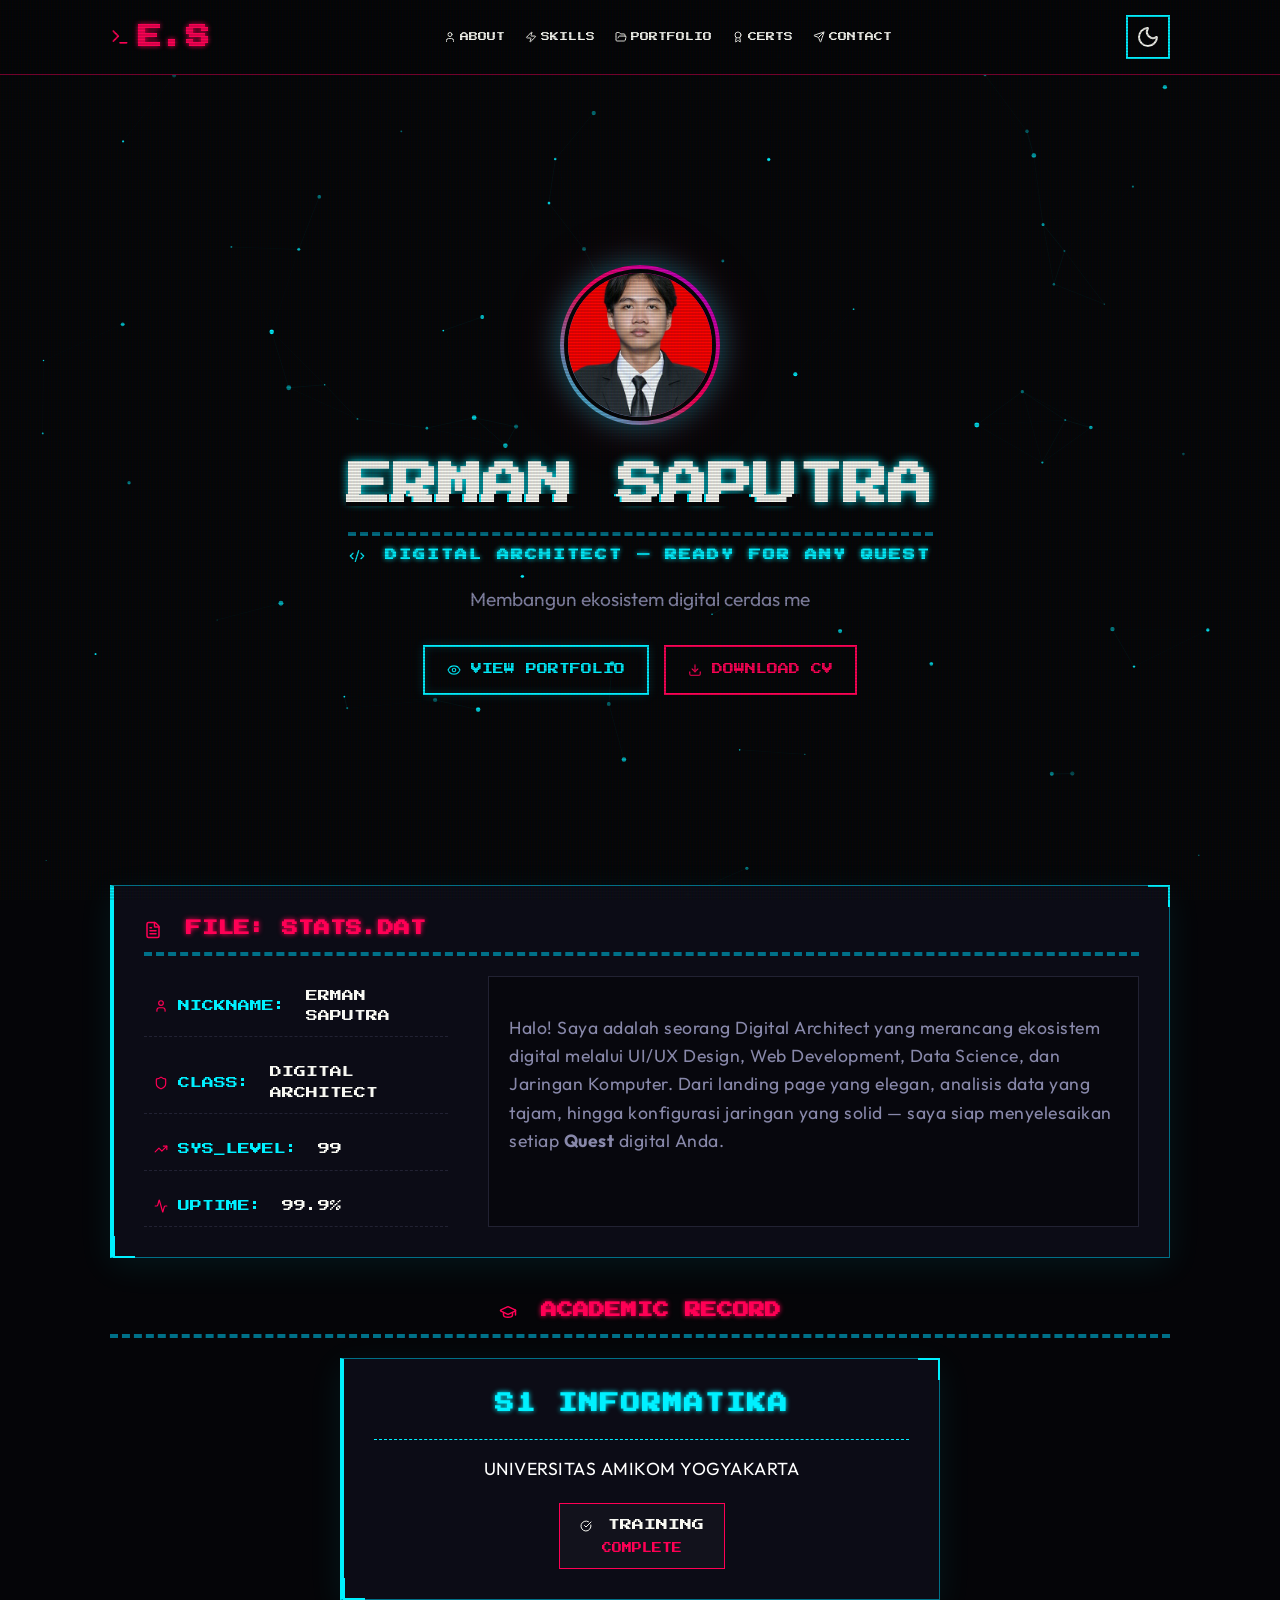
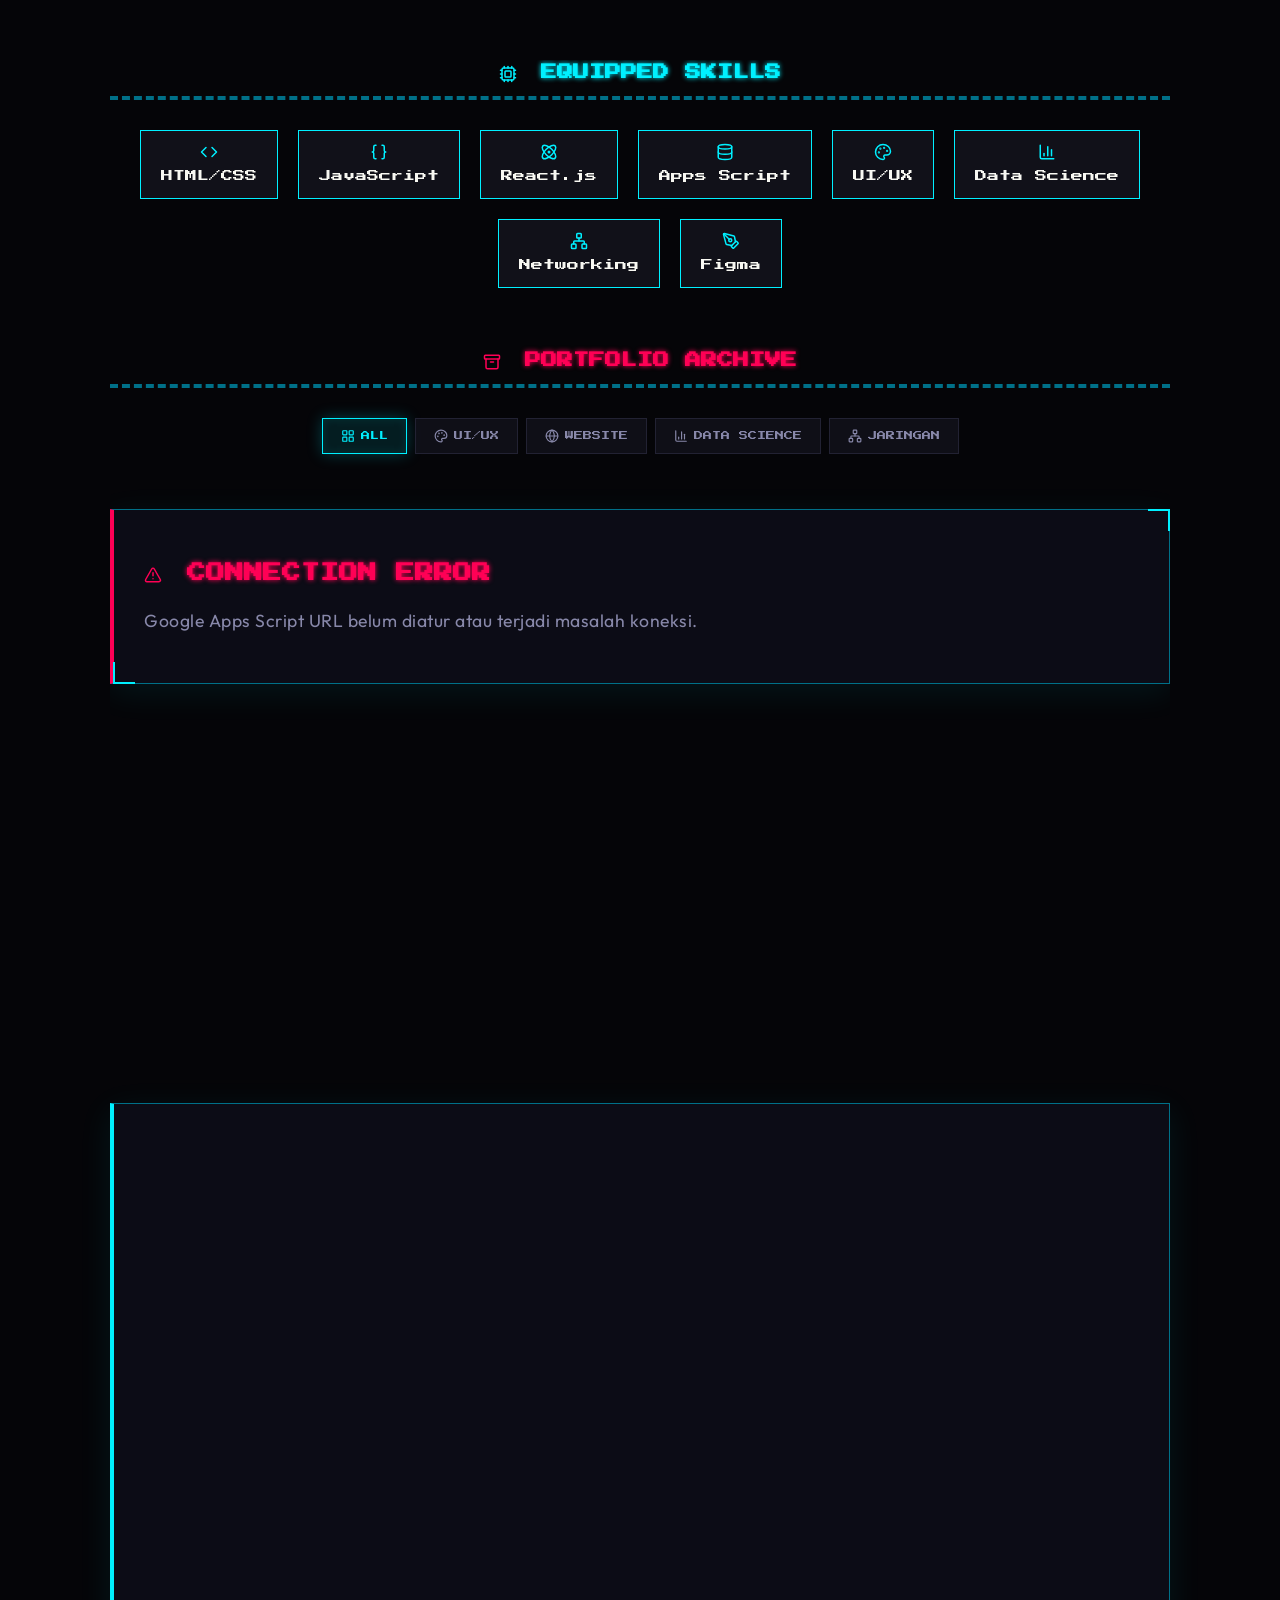
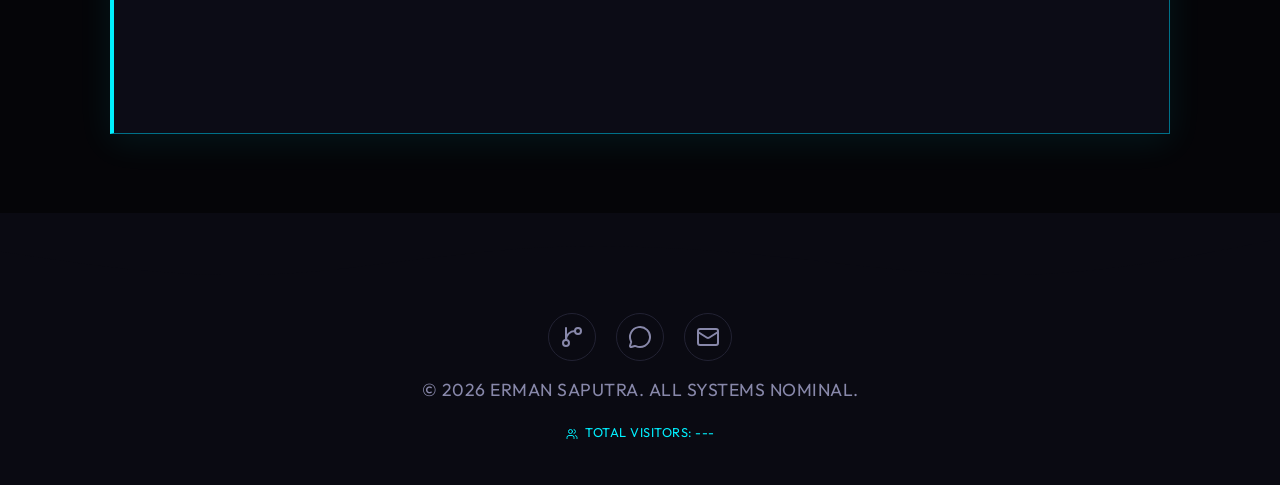
<file: index.html>
<!DOCTYPE html>
<html lang="id" data-theme="dark">
<head>
  <meta charset="UTF-8">
  <meta name="viewport" content="width=device-width, initial-scale=1.0">
  <title>Erman Saputra | Digital Architect — UI/UX, Web, Data Science</title>
  <meta name="description" content="Portofolio Erman Saputra — Digital Architect profesional di bidang UI/UX Design, Website Development, Data Science, dan Jaringan Komputer. Siap membangun solusi digital Anda.">
  <meta name="keywords" content="erman saputra, digital architect, UI UX designer, web developer, data science, jaringan komputer, portofolio">
  <meta name="author" content="Erman Saputra">
  <meta name="robots" content="index, follow">

  <!-- Open Graph / Social -->
  <meta property="og:type" content="website">
  <meta property="og:title" content="Erman Saputra | Digital Architect">
  <meta property="og:description" content="Portofolio Erman Saputra — Digital Architect profesional. UI/UX, Website, Data Science, Jaringan Komputer.">
  <meta property="og:url" content="https://ermanputra.dev">

  <!-- Favicon -->
  <link rel="icon" type="image/svg+xml" href="data:image/svg+xml,<svg xmlns='http://www.w3.org/2000/svg' viewBox='0 0 32 32'><rect width='32' height='32' rx='6' fill='%2300f0ff'/><text y='24' x='4' font-size='22' font-family='monospace' font-weight='bold' fill='%23050508'>E</text></svg>">

  <!-- Preconnect for faster font loading -->
  <link rel="preconnect" href="https://fonts.googleapis.com">
  <link rel="preconnect" href="https://fonts.gstatic.com" crossorigin>

  <!-- Critical CSS first, then fonts with display=swap -->
  <link rel="stylesheet" href="style.css">

  <!-- Fonts: load non-blocking with font-display swap -->
  <link href="https://fonts.googleapis.com/css2?family=Press+Start+2P&family=Outfit:wght@300;400;600;700&display=swap" rel="stylesheet" media="print" onload="this.media='all'">
  <noscript><link href="https://fonts.googleapis.com/css2?family=Press+Start+2P&family=Outfit:wght@300;400;600;700&display=swap" rel="stylesheet"></noscript>

  <!-- Preconnect to cdnjs so html2pdf (loaded on click) resolves faster without touching the critical path -->
  <link rel="preconnect" href="https://cdnjs.cloudflare.com" crossorigin>

  <!-- No icon library script needed anymore — every icon is inlined as
       static SVG (sourced directly from lucide-static@1.24.0) below.
       Zero extra requests, zero runtime DOM replacement on load. -->
</head>
<body>
  <!-- Background Effects -->
  <canvas id="particles-canvas" aria-hidden="true"></canvas>
  <div class="crt-overlay" aria-hidden="true"></div>

  <!-- Scroll Progress Bar -->
  <div class="scroll-progress-bar" id="scrollProgressBar" role="progressbar" aria-hidden="true"></div>

  <!-- Header -->
  <header class="main-header" id="mainHeader">
    <div class="container header-container">
      <h1 class="logo glow-pink">
        <svg xmlns="http://www.w3.org/2000/svg" width="24" height="24" viewBox="0 0 24 24" fill="none" stroke="currentColor" stroke-width="2" stroke-linecap="round" stroke-linejoin="round" class="icon logo-icon" aria-hidden="true">
  <path d="M12 19h8" />
  <path d="m4 17 6-6-6-6" />
</svg> E.S
      </h1>
      <nav aria-label="Navigasi utama" id="mainNav">
        <ul>
          <li><a href="#about"         class="nav-btn"><svg xmlns="http://www.w3.org/2000/svg" width="24" height="24" viewBox="0 0 24 24" fill="none" stroke="currentColor" stroke-width="2" stroke-linecap="round" stroke-linejoin="round" class="icon nav-icon" aria-hidden="true">
  <path d="M19 21v-2a4 4 0 0 0-4-4H9a4 4 0 0 0-4 4v2" />
  <circle cx="12" cy="7" r="4" />
</svg> ABOUT</a></li>
          <li><a href="#skills"        class="nav-btn"><svg xmlns="http://www.w3.org/2000/svg" width="24" height="24" viewBox="0 0 24 24" fill="none" stroke="currentColor" stroke-width="2" stroke-linecap="round" stroke-linejoin="round" class="icon nav-icon" aria-hidden="true">
  <path d="M4 14a1 1 0 0 1-.78-1.63l9.9-10.2a.5.5 0 0 1 .86.46l-1.92 6.02A1 1 0 0 0 13 10h7a1 1 0 0 1 .78 1.63l-9.9 10.2a.5.5 0 0 1-.86-.46l1.92-6.02A1 1 0 0 0 11 14z" />
</svg> SKILLS</a></li>
          <li><a href="#projects"      class="nav-btn"><svg xmlns="http://www.w3.org/2000/svg" width="24" height="24" viewBox="0 0 24 24" fill="none" stroke="currentColor" stroke-width="2" stroke-linecap="round" stroke-linejoin="round" class="icon nav-icon" aria-hidden="true">
  <path d="m6 14 1.5-2.9A2 2 0 0 1 9.24 10H20a2 2 0 0 1 1.94 2.5l-1.54 6a2 2 0 0 1-1.95 1.5H4a2 2 0 0 1-2-2V5a2 2 0 0 1 2-2h3.9a2 2 0 0 1 1.69.9l.81 1.2a2 2 0 0 0 1.67.9H18a2 2 0 0 1 2 2v2" />
</svg> PORTFOLIO</a></li>
          <li><a href="#certifications"class="nav-btn"><svg xmlns="http://www.w3.org/2000/svg" width="24" height="24" viewBox="0 0 24 24" fill="none" stroke="currentColor" stroke-width="2" stroke-linecap="round" stroke-linejoin="round" class="icon nav-icon" aria-hidden="true">
  <path d="m15.477 12.89 1.515 8.526a.5.5 0 0 1-.81.47l-3.58-2.687a1 1 0 0 0-1.197 0l-3.586 2.686a.5.5 0 0 1-.81-.469l1.514-8.526" />
  <circle cx="12" cy="8" r="6" />
</svg> CERTS</a></li>
          <li><a href="#contact"       class="nav-btn"><svg xmlns="http://www.w3.org/2000/svg" width="24" height="24" viewBox="0 0 24 24" fill="none" stroke="currentColor" stroke-width="2" stroke-linecap="round" stroke-linejoin="round" class="icon nav-icon" aria-hidden="true">
  <path d="M14.536 21.686a.5.5 0 0 0 .937-.024l6.5-19a.496.496 0 0 0-.635-.635l-19 6.5a.5.5 0 0 0-.024.937l7.93 3.18a2 2 0 0 1 1.112 1.11z" />
  <path d="m21.854 2.147-10.94 10.939" />
</svg> CONTACT</a></li>
        </ul>
      </nav>
      <button id="themeToggle" class="theme-toggle-btn" title="Toggle Dark/Light Mode" aria-label="Toggle dark/light mode">
        <svg xmlns="http://www.w3.org/2000/svg" width="24" height="24" viewBox="0 0 24 24" fill="none" stroke="currentColor" stroke-width="2" stroke-linecap="round" stroke-linejoin="round" id="themeIcon" class="icon" aria-hidden="true">
  <path d="M20.985 12.486a9 9 0 1 1-9.473-9.472c.405-.022.617.46.402.803a6 6 0 0 0 8.268 8.268c.344-.215.825-.004.803.401" />
</svg>
      </button>
      <button id="navToggle" class="nav-toggle-btn" aria-label="Buka menu navigasi" aria-expanded="false" aria-controls="mainNav">
        <svg xmlns="http://www.w3.org/2000/svg" width="24" height="24" viewBox="0 0 24 24" fill="none" stroke="currentColor" stroke-width="2" stroke-linecap="round" stroke-linejoin="round" id="navToggleIcon" class="icon" aria-hidden="true">
  <path d="M4 5h16" />
  <path d="M4 12h16" />
  <path d="M4 19h16" />
</svg>
      </button>
    </div>
  </header>

  <main class="container">
    <!-- Hero Section -->
    <section id="hero" class="hero-section">
      <div class="hero-content reveal">
        <div class="hero-avatar-wrapper">
          <img
            src="img/foto.jpeg"
            alt="Foto Erman Saputra, Digital Architect"
            class="hero-photo"
            width="152"
            height="152"
            fetchpriority="high"
            decoding="async"
          >
        </div>
        <h2 class="glitch-text" data-text="ERMAN SAPUTRA">ERMAN SAPUTRA</h2>
        <h3 class="glow-cyan subtitle">
          <svg xmlns="http://www.w3.org/2000/svg" width="24" height="24" viewBox="0 0 24 24" fill="none" stroke="currentColor" stroke-width="2" stroke-linecap="round" stroke-linejoin="round" class="icon" style="width:16px;height:16px;vertical-align:middle;margin-right:6px;" aria-hidden="true">
  <path d="m18 16 4-4-4-4" />
  <path d="m6 8-4 4 4 4" />
  <path d="m14.5 4-5 16" />
</svg>
          DIGITAL ARCHITECT — READY FOR ANY QUEST
        </h3>
        <p class="desc-text" id="typing-target" aria-live="polite"></p>
        <div class="hero-actions">
          <a href="#projects" class="btn primary-btn neon-btn">
            <svg xmlns="http://www.w3.org/2000/svg" width="24" height="24" viewBox="0 0 24 24" fill="none" stroke="currentColor" stroke-width="2" stroke-linecap="round" stroke-linejoin="round" class="icon" style="width:14px;height:14px;vertical-align:middle;margin-right:6px;" aria-hidden="true">
  <path d="M2.062 12.348a1 1 0 0 1 0-.696 10.75 10.75 0 0 1 19.876 0 1 1 0 0 1 0 .696 10.75 10.75 0 0 1-19.876 0" />
  <circle cx="12" cy="12" r="3" />
</svg>
            VIEW PORTFOLIO
          </a>
          <button type="button" id="downloadCvBtn" class="btn outline-btn">
            <svg xmlns="http://www.w3.org/2000/svg" width="24" height="24" viewBox="0 0 24 24" fill="none" stroke="currentColor" stroke-width="2" stroke-linecap="round" stroke-linejoin="round" class="icon" style="width:14px;height:14px;vertical-align:middle;margin-right:6px;" aria-hidden="true">
  <path d="M12 15V3" />
  <path d="M21 15v4a2 2 0 0 1-2 2H5a2 2 0 0 1-2-2v-4" />
  <path d="m7 10 5 5 5-5" />
</svg>
            DOWNLOAD CV
          </button>
        </div>
      </div>
    </section>

    <!-- About Section -->
    <section id="about" class="cyber-box reveal" aria-labelledby="about-title">
      <h2 class="section-title glow-pink" id="about-title">
        <svg xmlns="http://www.w3.org/2000/svg" width="24" height="24" viewBox="0 0 24 24" fill="none" stroke="currentColor" stroke-width="2" stroke-linecap="round" stroke-linejoin="round" class="icon" style="width:18px;height:18px;vertical-align:middle;margin-right:8px;" aria-hidden="true">
  <path d="M6 22a2 2 0 0 1-2-2V4a2 2 0 0 1 2-2h8a2.4 2.4 0 0 1 1.704.706l3.588 3.588A2.4 2.4 0 0 1 20 8v12a2 2 0 0 1-2 2z" />
  <path d="M14 2v5a1 1 0 0 0 1 1h5" />
  <path d="M10 9H8" />
  <path d="M16 13H8" />
  <path d="M16 17H8" />
</svg>
        FILE: STATS.DAT
      </h2>
      <div class="content-wrapper">
        <div class="status-grid">
          <div class="status-item">
            <svg xmlns="http://www.w3.org/2000/svg" width="24" height="24" viewBox="0 0 24 24" fill="none" stroke="currentColor" stroke-width="2" stroke-linecap="round" stroke-linejoin="round" class="icon stat-icon" aria-hidden="true">
  <path d="M19 21v-2a4 4 0 0 0-4-4H9a4 4 0 0 0-4 4v2" />
  <circle cx="12" cy="7" r="4" />
</svg>
            <span class="label">NICKNAME:</span> ERMAN SAPUTRA
          </div>
          <div class="status-item">
            <svg xmlns="http://www.w3.org/2000/svg" width="24" height="24" viewBox="0 0 24 24" fill="none" stroke="currentColor" stroke-width="2" stroke-linecap="round" stroke-linejoin="round" class="icon stat-icon" aria-hidden="true">
  <path d="M20 13c0 5-3.5 7.5-7.66 8.95a1 1 0 0 1-.67-.01C7.5 20.5 4 18 4 13V6a1 1 0 0 1 1-1c2 0 4.5-1.2 6.24-2.72a1.17 1.17 0 0 1 1.52 0C14.51 3.81 17 5 19 5a1 1 0 0 1 1 1z" />
</svg>
            <span class="label">CLASS:</span> DIGITAL ARCHITECT
          </div>
          <div class="status-item">
            <svg xmlns="http://www.w3.org/2000/svg" width="24" height="24" viewBox="0 0 24 24" fill="none" stroke="currentColor" stroke-width="2" stroke-linecap="round" stroke-linejoin="round" class="icon stat-icon" aria-hidden="true">
  <path d="M16 7h6v6" />
  <path d="m22 7-8.5 8.5-5-5L2 17" />
</svg>
            <span class="label">SYS_LEVEL:</span> 99
          </div>
          <div class="status-item">
            <svg xmlns="http://www.w3.org/2000/svg" width="24" height="24" viewBox="0 0 24 24" fill="none" stroke="currentColor" stroke-width="2" stroke-linecap="round" stroke-linejoin="round" class="icon stat-icon" aria-hidden="true">
  <path d="M22 12h-2.48a2 2 0 0 0-1.93 1.46l-2.35 8.36a.25.25 0 0 1-.48 0L9.24 2.18a.25.25 0 0 0-.48 0l-2.35 8.36A2 2 0 0 1 4.49 12H2" />
</svg>
            <span class="label">UPTIME:</span> 99.9%
          </div>
        </div>
        <div class="about-text-box">
          <p class="modern-text">Halo! Saya adalah seorang Digital Architect yang merancang ekosistem digital melalui UI/UX Design, Web Development, Data Science, dan Jaringan Komputer. Dari landing page yang elegan, analisis data yang tajam, hingga konfigurasi jaringan yang solid — saya siap menyelesaikan setiap <strong>Quest</strong> digital Anda.</p>
        </div>
      </div>
    </section>

    <!-- Education Section -->
    <section id="education" class="reveal" style="margin-bottom: 60px;" aria-labelledby="edu-title">
      <h2 class="section-title glow-pink text-center" id="edu-title">
        <svg xmlns="http://www.w3.org/2000/svg" width="24" height="24" viewBox="0 0 24 24" fill="none" stroke="currentColor" stroke-width="2" stroke-linecap="round" stroke-linejoin="round" class="icon" style="width:18px;height:18px;vertical-align:middle;margin-right:8px;" aria-hidden="true">
  <path d="M21.42 10.922a1 1 0 0 0-.019-1.838L12.83 5.18a2 2 0 0 0-1.66 0L2.6 9.08a1 1 0 0 0 0 1.832l8.57 3.908a2 2 0 0 0 1.66 0z" />
  <path d="M22 10v6" />
  <path d="M6 12.5V16a6 3 0 0 0 12 0v-3.5" />
</svg>
        ACADEMIC RECORD
      </h2>
      <div class="cyber-box text-center" style="max-width: 600px; margin: 0 auto; padding: 30px;">
        <h3 class="glow-cyan" style="font-size: 1.2rem; margin-top: 0; letter-spacing: 2px; line-height: 1.6;">S1 INFORMATIKA</h3>
        <p class="modern-text" style="color: #fff; font-size: 1.1rem; border-top: 1px dashed var(--neon-cyan); padding-top: 15px; margin-bottom: 5px;">UNIVERSITAS AMIKOM YOGYAKARTA</p>
        <div class="skill-badge modern-badge" style="display: inline-block; margin-top: 15px; border-color: var(--neon-pink);">
          <svg xmlns="http://www.w3.org/2000/svg" width="24" height="24" viewBox="0 0 24 24" fill="none" stroke="currentColor" stroke-width="2" stroke-linecap="round" stroke-linejoin="round" class="icon" style="width:12px;height:12px;vertical-align:middle;margin-right:4px;" aria-hidden="true">
  <path d="M21.801 10A10 10 0 1 1 17 3.335" />
  <path d="m9 11 3 3L22 4" />
</svg>
          TRAINING <span class="lvl" style="color:var(--neon-pink);">COMPLETE</span>
        </div>
      </div>
    </section>

    <!-- Skills Section -->
    <section id="skills" class="reveal" aria-labelledby="skills-title">
      <h2 class="section-title glow-cyan text-center" id="skills-title">
        <svg xmlns="http://www.w3.org/2000/svg" width="24" height="24" viewBox="0 0 24 24" fill="none" stroke="currentColor" stroke-width="2" stroke-linecap="round" stroke-linejoin="round" class="icon" style="width:18px;height:18px;vertical-align:middle;margin-right:8px;" aria-hidden="true">
  <path d="M12 20v2" />
  <path d="M12 2v2" />
  <path d="M17 20v2" />
  <path d="M17 2v2" />
  <path d="M2 12h2" />
  <path d="M2 17h2" />
  <path d="M2 7h2" />
  <path d="M20 12h2" />
  <path d="M20 17h2" />
  <path d="M20 7h2" />
  <path d="M7 20v2" />
  <path d="M7 2v2" />
  <rect x="4" y="4" width="16" height="16" rx="2" />
  <rect x="8" y="8" width="8" height="8" rx="1" />
</svg>
        EQUIPPED SKILLS
      </h2>
      <div class="skills-list">
        <div class="skill-badge modern-badge"><svg xmlns="http://www.w3.org/2000/svg" width="24" height="24" viewBox="0 0 24 24" fill="none" stroke="currentColor" stroke-width="2" stroke-linecap="round" stroke-linejoin="round" class="icon skill-icon" aria-hidden="true">
  <path d="m16 18 6-6-6-6" />
  <path d="m8 6-6 6 6 6" />
</svg> HTML/CSS</div>
        <div class="skill-badge modern-badge"><svg xmlns="http://www.w3.org/2000/svg" width="24" height="24" viewBox="0 0 24 24" fill="none" stroke="currentColor" stroke-width="2" stroke-linecap="round" stroke-linejoin="round" class="icon skill-icon" aria-hidden="true">
  <path d="M8 3H7a2 2 0 0 0-2 2v5a2 2 0 0 1-2 2 2 2 0 0 1 2 2v5c0 1.1.9 2 2 2h1" />
  <path d="M16 21h1a2 2 0 0 0 2-2v-5c0-1.1.9-2 2-2a2 2 0 0 1-2-2V5a2 2 0 0 0-2-2h-1" />
</svg> JavaScript</div>
        <div class="skill-badge modern-badge"><svg xmlns="http://www.w3.org/2000/svg" width="24" height="24" viewBox="0 0 24 24" fill="none" stroke="currentColor" stroke-width="2" stroke-linecap="round" stroke-linejoin="round" class="icon skill-icon" aria-hidden="true">
  <circle cx="12" cy="12" r="1" />
  <path d="M20.2 20.2c2.04-2.03.02-7.36-4.5-11.9-4.54-4.52-9.87-6.54-11.9-4.5-2.04 2.03-.02 7.36 4.5 11.9 4.54 4.52 9.87 6.54 11.9 4.5Z" />
  <path d="M15.7 15.7c4.52-4.54 6.54-9.87 4.5-11.9-2.03-2.04-7.36-.02-11.9 4.5-4.52 4.54-6.54 9.87-4.5 11.9 2.03 2.04 7.36.02 11.9-4.5Z" />
</svg> React.js</div>
        <div class="skill-badge modern-badge"><svg xmlns="http://www.w3.org/2000/svg" width="24" height="24" viewBox="0 0 24 24" fill="none" stroke="currentColor" stroke-width="2" stroke-linecap="round" stroke-linejoin="round" class="icon skill-icon" aria-hidden="true">
  <ellipse cx="12" cy="5" rx="9" ry="3" />
  <path d="M3 5V19A9 3 0 0 0 21 19V5" />
  <path d="M3 12A9 3 0 0 0 21 12" />
</svg> Apps Script</div>
        <div class="skill-badge modern-badge"><svg xmlns="http://www.w3.org/2000/svg" width="24" height="24" viewBox="0 0 24 24" fill="none" stroke="currentColor" stroke-width="2" stroke-linecap="round" stroke-linejoin="round" class="icon skill-icon" aria-hidden="true">
  <path d="M12 22a1 1 0 0 1 0-20 10 9 0 0 1 10 9 5 5 0 0 1-5 5h-2.25a1.75 1.75 0 0 0-1.4 2.8l.3.4a1.75 1.75 0 0 1-1.4 2.8z" />
  <circle cx="13.5" cy="6.5" r=".5" fill="currentColor" />
  <circle cx="17.5" cy="10.5" r=".5" fill="currentColor" />
  <circle cx="6.5" cy="12.5" r=".5" fill="currentColor" />
  <circle cx="8.5" cy="7.5" r=".5" fill="currentColor" />
</svg> UI/UX</div>
        <div class="skill-badge modern-badge"><svg xmlns="http://www.w3.org/2000/svg" width="24" height="24" viewBox="0 0 24 24" fill="none" stroke="currentColor" stroke-width="2" stroke-linecap="round" stroke-linejoin="round" class="icon skill-icon" aria-hidden="true">
  <path d="M3 3v16a2 2 0 0 0 2 2h16" />
  <path d="M18 17V9" />
  <path d="M13 17V5" />
  <path d="M8 17v-3" />
</svg> Data Science</div>
        <div class="skill-badge modern-badge"><svg xmlns="http://www.w3.org/2000/svg" width="24" height="24" viewBox="0 0 24 24" fill="none" stroke="currentColor" stroke-width="2" stroke-linecap="round" stroke-linejoin="round" class="icon skill-icon" aria-hidden="true">
  <rect x="16" y="16" width="6" height="6" rx="1" />
  <rect x="2" y="16" width="6" height="6" rx="1" />
  <rect x="9" y="2" width="6" height="6" rx="1" />
  <path d="M5 16v-3a1 1 0 0 1 1-1h12a1 1 0 0 1 1 1v3" />
  <path d="M12 12V8" />
</svg> Networking</div>
        <div class="skill-badge modern-badge"><svg xmlns="http://www.w3.org/2000/svg" width="24" height="24" viewBox="0 0 24 24" fill="none" stroke="currentColor" stroke-width="2" stroke-linecap="round" stroke-linejoin="round" class="icon skill-icon" aria-hidden="true">
  <path d="M15.707 21.293a1 1 0 0 1-1.414 0l-1.586-1.586a1 1 0 0 1 0-1.414l5.586-5.586a1 1 0 0 1 1.414 0l1.586 1.586a1 1 0 0 1 0 1.414z" />
  <path d="m18 13-1.375-6.874a1 1 0 0 0-.746-.776L3.235 2.028a1 1 0 0 0-1.207 1.207L5.35 15.879a1 1 0 0 0 .776.746L13 18" />
  <path d="m2.3 2.3 7.286 7.286" />
  <circle cx="11" cy="11" r="2" />
</svg> Figma</div>
      </div>
    </section>

    <!-- Projects Section -->
    <section id="projects" class="reveal" aria-labelledby="projects-title">
      <h2 class="section-title glow-pink text-center" style="margin-top: 60px;" id="projects-title">
        <svg xmlns="http://www.w3.org/2000/svg" width="24" height="24" viewBox="0 0 24 24" fill="none" stroke="currentColor" stroke-width="2" stroke-linecap="round" stroke-linejoin="round" class="icon" style="width:18px;height:18px;vertical-align:middle;margin-right:8px;" aria-hidden="true">
  <rect width="20" height="5" x="2" y="3" rx="1" />
  <path d="M4 8v11a2 2 0 0 0 2 2h12a2 2 0 0 0 2-2V8" />
  <path d="M10 12h4" />
</svg>
        PORTFOLIO ARCHIVE
      </h2>

      <!-- Category Tabs -->
      <div class="category-tabs" role="tablist" aria-label="Filter kategori proyek">
        <button class="category-tab active" data-category="all"              role="tab" aria-selected="true"><svg xmlns="http://www.w3.org/2000/svg" width="24" height="24" viewBox="0 0 24 24" fill="none" stroke="currentColor" stroke-width="2" stroke-linecap="round" stroke-linejoin="round" class="icon" style="width:14px;height:14px;" aria-hidden="true">
  <rect width="7" height="7" x="3" y="3" rx="1" />
  <rect width="7" height="7" x="14" y="3" rx="1" />
  <rect width="7" height="7" x="14" y="14" rx="1" />
  <rect width="7" height="7" x="3" y="14" rx="1" />
</svg> ALL</button>
        <button class="category-tab"        data-category="UI/UX"           role="tab" aria-selected="false"><svg xmlns="http://www.w3.org/2000/svg" width="24" height="24" viewBox="0 0 24 24" fill="none" stroke="currentColor" stroke-width="2" stroke-linecap="round" stroke-linejoin="round" class="icon" style="width:14px;height:14px;" aria-hidden="true">
  <path d="M12 22a1 1 0 0 1 0-20 10 9 0 0 1 10 9 5 5 0 0 1-5 5h-2.25a1.75 1.75 0 0 0-1.4 2.8l.3.4a1.75 1.75 0 0 1-1.4 2.8z" />
  <circle cx="13.5" cy="6.5" r=".5" fill="currentColor" />
  <circle cx="17.5" cy="10.5" r=".5" fill="currentColor" />
  <circle cx="6.5" cy="12.5" r=".5" fill="currentColor" />
  <circle cx="8.5" cy="7.5" r=".5" fill="currentColor" />
</svg> UI/UX</button>
        <button class="category-tab"        data-category="Website"         role="tab" aria-selected="false"><svg xmlns="http://www.w3.org/2000/svg" width="24" height="24" viewBox="0 0 24 24" fill="none" stroke="currentColor" stroke-width="2" stroke-linecap="round" stroke-linejoin="round" class="icon" style="width:14px;height:14px;" aria-hidden="true">
  <circle cx="12" cy="12" r="10" />
  <path d="M12 2a14.5 14.5 0 0 0 0 20 14.5 14.5 0 0 0 0-20" />
  <path d="M2 12h20" />
</svg> WEBSITE</button>
        <button class="category-tab"        data-category="Data Science"    role="tab" aria-selected="false"><svg xmlns="http://www.w3.org/2000/svg" width="24" height="24" viewBox="0 0 24 24" fill="none" stroke="currentColor" stroke-width="2" stroke-linecap="round" stroke-linejoin="round" class="icon" style="width:14px;height:14px;" aria-hidden="true">
  <path d="M3 3v16a2 2 0 0 0 2 2h16" />
  <path d="M18 17V9" />
  <path d="M13 17V5" />
  <path d="M8 17v-3" />
</svg> DATA SCIENCE</button>
        <button class="category-tab"        data-category="Jaringan Komputer" role="tab" aria-selected="false"><svg xmlns="http://www.w3.org/2000/svg" width="24" height="24" viewBox="0 0 24 24" fill="none" stroke="currentColor" stroke-width="2" stroke-linecap="round" stroke-linejoin="round" class="icon" style="width:14px;height:14px;" aria-hidden="true">
  <rect x="16" y="16" width="6" height="6" rx="1" />
  <rect x="2" y="16" width="6" height="6" rx="1" />
  <rect x="9" y="2" width="6" height="6" rx="1" />
  <path d="M5 16v-3a1 1 0 0 1 1-1h12a1 1 0 0 1 1 1v3" />
  <path d="M12 12V8" />
</svg> JARINGAN</button>
      </div>

      <div id="loading" class="cyber-box text-center" aria-live="polite">
        <p class="blinking-text glow-cyan">
          <svg xmlns="http://www.w3.org/2000/svg" width="24" height="24" viewBox="0 0 24 24" fill="none" stroke="currentColor" stroke-width="2" stroke-linecap="round" stroke-linejoin="round" class="icon spin-icon" style="width:16px;height:16px;vertical-align:middle;margin-right:6px;" aria-hidden="true">
  <path d="M12 2v4" />
  <path d="m16.2 7.8 2.9-2.9" />
  <path d="M18 12h4" />
  <path d="m16.2 16.2 2.9 2.9" />
  <path d="M12 18v4" />
  <path d="m4.9 19.1 2.9-2.9" />
  <path d="M2 12h4" />
  <path d="m4.9 4.9 2.9 2.9" />
</svg>
          ACCESSING SERVER DATABASE...
        </p>
        <div class="modern-progress" role="progressbar" aria-label="Loading data"><div class="progress-fill"></div></div>
      </div>

      <div id="projects-container" class="projects-grid horizontal-scroll" role="list"></div>

      <div id="api-error" class="cyber-box error-box" style="display:none;" role="alert">
        <h3 class="glow-pink">
          <svg xmlns="http://www.w3.org/2000/svg" width="24" height="24" viewBox="0 0 24 24" fill="none" stroke="currentColor" stroke-width="2" stroke-linecap="round" stroke-linejoin="round" class="icon" style="width:18px;height:18px;vertical-align:middle;margin-right:6px;" aria-hidden="true">
  <path d="m21.73 18-8-14a2 2 0 0 0-3.48 0l-8 14A2 2 0 0 0 4 21h16a2 2 0 0 0 1.73-3" />
  <path d="M12 9v4" />
  <path d="M12 17h.01" />
</svg>
          CONNECTION ERROR
        </h3>
        <p class="modern-text">Google Apps Script URL belum diatur atau terjadi masalah koneksi.</p>
      </div>

      <div id="empty-state" class="cyber-box" style="display:none; text-align: center;">
        <p class="modern-text">
          <svg xmlns="http://www.w3.org/2000/svg" width="24" height="24" viewBox="0 0 24 24" fill="none" stroke="currentColor" stroke-width="2" stroke-linecap="round" stroke-linejoin="round" class="icon" style="width:16px;height:16px;vertical-align:middle;margin-right:6px;" aria-hidden="true">
  <polyline points="22 12 16 12 14 15 10 15 8 12 2 12" />
  <path d="M5.45 5.11 2 12v6a2 2 0 0 0 2 2h16a2 2 0 0 0 2-2v-6l-3.45-6.89A2 2 0 0 0 16.76 4H7.24a2 2 0 0 0-1.79 1.11z" />
</svg>
          DATABASE KOSONG. BELUM ADA DATA QUEST.
        </p>
      </div>
    </section>

    <!-- Certifications Section -->
    <section id="certifications" class="reveal" style="margin-top: 60px;" aria-labelledby="certs-title">
      <h2 class="section-title glow-pink text-center" id="certs-title">
        <svg xmlns="http://www.w3.org/2000/svg" width="24" height="24" viewBox="0 0 24 24" fill="none" stroke="currentColor" stroke-width="2" stroke-linecap="round" stroke-linejoin="round" class="icon" style="width:18px;height:18px;vertical-align:middle;margin-right:8px;" aria-hidden="true">
  <path d="m15.477 12.89 1.515 8.526a.5.5 0 0 1-.81.47l-3.58-2.687a1 1 0 0 0-1.197 0l-3.586 2.686a.5.5 0 0 1-.81-.469l1.514-8.526" />
  <circle cx="12" cy="8" r="6" />
</svg>
        COURSES &amp; CERTIFICATIONS
      </h2>

      <div id="certs-loading" class="cyber-box text-center" aria-live="polite">
        <p class="blinking-text glow-cyan">
          <svg xmlns="http://www.w3.org/2000/svg" width="24" height="24" viewBox="0 0 24 24" fill="none" stroke="currentColor" stroke-width="2" stroke-linecap="round" stroke-linejoin="round" class="icon spin-icon" style="width:16px;height:16px;vertical-align:middle;margin-right:6px;" aria-hidden="true">
  <path d="M12 2v4" />
  <path d="m16.2 7.8 2.9-2.9" />
  <path d="M18 12h4" />
  <path d="m16.2 16.2 2.9 2.9" />
  <path d="M12 18v4" />
  <path d="m4.9 19.1 2.9-2.9" />
  <path d="M2 12h4" />
  <path d="m4.9 4.9 2.9 2.9" />
</svg>
          ACCESSING CERT RECORDS...
        </p>
        <div class="modern-progress" role="progressbar" aria-label="Loading data"><div class="progress-fill"></div></div>
      </div>

      <div id="certs-container" class="projects-grid horizontal-scroll" role="list"></div>

      <div id="certs-empty" class="cyber-box" style="display:none; text-align: center;">
        <p class="modern-text">
          <svg xmlns="http://www.w3.org/2000/svg" width="24" height="24" viewBox="0 0 24 24" fill="none" stroke="currentColor" stroke-width="2" stroke-linecap="round" stroke-linejoin="round" class="icon" style="width:16px;height:16px;vertical-align:middle;margin-right:6px;" aria-hidden="true">
  <polyline points="22 12 16 12 14 15 10 15 8 12 2 12" />
  <path d="M5.45 5.11 2 12v6a2 2 0 0 0 2 2h16a2 2 0 0 0 2-2v-6l-3.45-6.89A2 2 0 0 0 16.76 4H7.24a2 2 0 0 0-1.79 1.11z" />
</svg>
          BELUM ADA DATA SERTIFIKAT.
        </p>
      </div>
    </section>

    <!-- Contact Form Section -->
    <section id="contact" class="cyber-box reveal" style="margin-top: 60px;" aria-labelledby="contact-title">
      <h2 class="section-title glow-cyan" id="contact-title">
        <svg xmlns="http://www.w3.org/2000/svg" width="24" height="24" viewBox="0 0 24 24" fill="none" stroke="currentColor" stroke-width="2" stroke-linecap="round" stroke-linejoin="round" class="icon" style="width:18px;height:18px;vertical-align:middle;margin-right:8px;" aria-hidden="true">
  <path d="m22 7-8.991 5.727a2 2 0 0 1-2.009 0L2 7" />
  <rect x="2" y="4" width="20" height="16" rx="2" />
</svg>
        SEND MESSAGE
      </h2>
      <p class="modern-text">Butuh jasa IT? Isi form di bawah dan pesan Anda akan langsung terkirim ke WhatsApp saya!</p>
      <form id="contactForm" class="contact-form" novalidate>
        <div class="form-group">
          <label for="contactName">
            <svg xmlns="http://www.w3.org/2000/svg" width="24" height="24" viewBox="0 0 24 24" fill="none" stroke="currentColor" stroke-width="2" stroke-linecap="round" stroke-linejoin="round" class="icon" style="width:12px;height:12px;vertical-align:middle;margin-right:4px;" aria-hidden="true">
  <path d="M19 21v-2a4 4 0 0 0-4-4H9a4 4 0 0 0-4 4v2" />
  <circle cx="12" cy="7" r="4" />
</svg>
            NAMA:
          </label>
          <input type="text" id="contactName" name="name" required placeholder="Nama Anda" autocomplete="name">
        </div>
        <div class="form-group">
          <label for="contactEmail">
            <svg xmlns="http://www.w3.org/2000/svg" width="24" height="24" viewBox="0 0 24 24" fill="none" stroke="currentColor" stroke-width="2" stroke-linecap="round" stroke-linejoin="round" class="icon" style="width:12px;height:12px;vertical-align:middle;margin-right:4px;" aria-hidden="true">
  <circle cx="12" cy="12" r="4" />
  <path d="M16 8v5a3 3 0 0 0 6 0v-1a10 10 0 1 0-4 8" />
</svg>
            EMAIL:
          </label>
          <input type="email" id="contactEmail" name="email" required placeholder="email@example.com" autocomplete="email">
        </div>
        <div class="form-group">
          <label for="contactMessage">
            <svg xmlns="http://www.w3.org/2000/svg" width="24" height="24" viewBox="0 0 24 24" fill="none" stroke="currentColor" stroke-width="2" stroke-linecap="round" stroke-linejoin="round" class="icon" style="width:12px;height:12px;vertical-align:middle;margin-right:4px;" aria-hidden="true">
  <path d="M22 17a2 2 0 0 1-2 2H6.828a2 2 0 0 0-1.414.586l-2.202 2.202A.71.71 0 0 1 2 21.286V5a2 2 0 0 1 2-2h16a2 2 0 0 1 2 2z" />
</svg>
            PESAN:
          </label>
          <textarea id="contactMessage" name="message" required placeholder="Ceritakan proyek impian Anda..." rows="4"></textarea>
        </div>
        <button type="submit" class="btn primary-btn neon-btn" id="contactSubmitBtn" style="width:100%;">
          <svg xmlns="http://www.w3.org/2000/svg" width="24" height="24" viewBox="0 0 24 24" fill="none" stroke="currentColor" stroke-width="2" stroke-linecap="round" stroke-linejoin="round" class="icon" style="width:14px;height:14px;vertical-align:middle;margin-right:6px;" aria-hidden="true">
  <path d="M14.536 21.686a.5.5 0 0 0 .937-.024l6.5-19a.496.496 0 0 0-.635-.635l-19 6.5a.5.5 0 0 0-.024.937l7.93 3.18a2 2 0 0 1 1.112 1.11z" />
  <path d="m21.854 2.147-10.94 10.939" />
</svg>
          TRANSMIT MESSAGE
        </button>
      </form>
      <div class="contact-links" style="margin-top: 30px;">
        <a href="https://wa.me/6281340882207" class="btn primary-btn neon-btn" target="_blank" rel="noopener noreferrer">
          <svg xmlns="http://www.w3.org/2000/svg" width="24" height="24" viewBox="0 0 24 24" fill="none" stroke="currentColor" stroke-width="2" stroke-linecap="round" stroke-linejoin="round" class="icon" style="width:14px;height:14px;vertical-align:middle;margin-right:6px;" aria-hidden="true">
  <path d="M2.992 16.342a2 2 0 0 1 .094 1.167l-1.065 3.29a1 1 0 0 0 1.236 1.168l3.413-.998a2 2 0 0 1 1.099.092 10 10 0 1 0-4.777-4.719" />
</svg>
          WHATSAPP
        </a>
        <a href="https://github.com/Erman4u" class="btn outline-btn" target="_blank" rel="noopener noreferrer">
          <svg xmlns="http://www.w3.org/2000/svg" width="24" height="24" viewBox="0 0 24 24" fill="none" stroke="currentColor" stroke-width="2" stroke-linecap="round" stroke-linejoin="round" class="icon" style="width:14px;height:14px;vertical-align:middle;margin-right:6px;" aria-hidden="true">
  <path d="M15 6a9 9 0 0 0-9 9V3" />
  <circle cx="18" cy="6" r="3" />
  <circle cx="6" cy="18" r="3" />
</svg>
          GITHUB
        </a>
      </div>
    </section>
  </main>

  <!-- Footer -->
  <footer class="main-footer">
    <div class="wave-separator" aria-hidden="true">
      <svg xmlns="http://www.w3.org/2000/svg" viewBox="0 0 1440 200" preserveAspectRatio="none">
        <path fill="currentColor" d="M0,96L48,112C96,128,192,160,288,154.7C384,149,480,107,576,90.7C672,75,768,85,864,106.7C960,128,1056,160,1152,154.7C1248,149,1344,107,1392,85.3L1440,64L1440,200L1392,200C1344,200,1248,200,1152,200C1056,200,960,200,864,200C768,200,672,200,576,200C480,200,384,200,288,200C192,200,96,200,48,200L0,200Z"/>
      </svg>
    </div>
    <div class="footer-content container text-center">
      <div class="social-icons">
        <a href="https://github.com/Erman4u" target="_blank" rel="noopener noreferrer" class="social-icon" title="GitHub" aria-label="GitHub Erman Saputra">
          <!-- Lucide v1 dropped brand icons; git-branch is a safe stand-in.
               Swap for the official mark from simpleicons.org/icons/github if you want the exact logo. -->
          <svg xmlns="http://www.w3.org/2000/svg" width="24" height="24" viewBox="0 0 24 24" fill="none" stroke="currentColor" stroke-width="2" stroke-linecap="round" stroke-linejoin="round" class="icon" aria-hidden="true">
  <path d="M15 6a9 9 0 0 0-9 9V3" />
  <circle cx="18" cy="6" r="3" />
  <circle cx="6" cy="18" r="3" />
</svg>
        </a>
        <a href="https://wa.me/6281340882207" target="_blank" rel="noopener noreferrer" class="social-icon" title="WhatsApp" aria-label="WhatsApp Erman Saputra">
          <svg xmlns="http://www.w3.org/2000/svg" width="24" height="24" viewBox="0 0 24 24" fill="none" stroke="currentColor" stroke-width="2" stroke-linecap="round" stroke-linejoin="round" class="icon" aria-hidden="true">
  <path d="M2.992 16.342a2 2 0 0 1 .094 1.167l-1.065 3.29a1 1 0 0 0 1.236 1.168l3.413-.998a2 2 0 0 1 1.099.092 10 10 0 1 0-4.777-4.719" />
</svg>
        </a>
        <a href="mailto:erman@example.com" class="social-icon" title="Email" aria-label="Email Erman Saputra">
          <svg xmlns="http://www.w3.org/2000/svg" width="24" height="24" viewBox="0 0 24 24" fill="none" stroke="currentColor" stroke-width="2" stroke-linecap="round" stroke-linejoin="round" class="icon" aria-hidden="true">
  <path d="m22 7-8.991 5.727a2 2 0 0 1-2.009 0L2 7" />
  <rect x="2" y="4" width="20" height="16" rx="2" />
</svg>
        </a>
      </div>
      <p class="modern-text" style="margin-top:15px;">© 2026 ERMAN SAPUTRA. ALL SYSTEMS NOMINAL.</p>
      <p class="visitor-count modern-text" style="font-size:0.8rem; color: var(--neon-cyan);">
        <svg xmlns="http://www.w3.org/2000/svg" width="24" height="24" viewBox="0 0 24 24" fill="none" stroke="currentColor" stroke-width="2" stroke-linecap="round" stroke-linejoin="round" class="icon" style="width:12px;height:12px;vertical-align:middle;margin-right:4px;" aria-hidden="true">
  <path d="M16 21v-2a4 4 0 0 0-4-4H6a4 4 0 0 0-4 4v2" />
  <path d="M16 3.128a4 4 0 0 1 0 7.744" />
  <path d="M22 21v-2a4 4 0 0 0-3-3.87" />
  <circle cx="9" cy="7" r="4" />
</svg>
        TOTAL VISITORS: <span id="visitorCount" aria-live="polite">...</span>
      </p>
    </div>
  </footer>

  <!-- Hidden CV Template for PDF generation -->
  <div id="cv-template" style="display:none; background:white;" aria-hidden="true">
    <div style="font-family: 'Outfit', Arial, sans-serif; max-width: 700px; margin: 0 auto; padding: 40px; color: #222;">
      <div style="text-align: center; margin-bottom: 30px; border-bottom: 3px solid #00b4d8; padding-bottom: 20px;">
        <h2 style="margin: 0; font-size: 28px; color: #023e8a;">ERMAN SAPUTRA</h2>
        <p style="margin: 5px 0; font-size: 16px; color: #0077b6;">Digital Architect — Multi-Talent Digital Professional</p>
        <p style="margin: 5px 0; font-size: 13px; color: #555;">WhatsApp: 081340882207 | GitHub: github.com/Erman4u</p>
      </div>
      <div style="margin-bottom: 25px;">
        <h3 style="font-size: 16px; color: #023e8a; border-bottom: 2px solid #caf0f8; padding-bottom: 5px;">PROFIL</h3>
        <p style="font-size: 14px; line-height: 1.6;">Digital Architect yang merancang ekosistem digital melalui UI/UX Design, Web Development, Data Science, dan Jaringan Komputer. Berpengalaman membangun solusi digital dari website modern hingga konfigurasi jaringan enterprise.</p>
      </div>
      <div style="margin-bottom: 25px;">
        <h3 style="font-size: 16px; color: #023e8a; border-bottom: 2px solid #caf0f8; padding-bottom: 5px;">PENDIDIKAN</h3>
        <p style="font-size: 14px; margin: 5px 0;"><strong>S1 Informatika</strong></p>
        <p style="font-size: 13px; color: #555;">Universitas AMIKOM Yogyakarta</p>
      </div>
      <div style="margin-bottom: 25px;">
        <h3 style="font-size: 16px; color: #023e8a; border-bottom: 2px solid #caf0f8; padding-bottom: 5px;">AREA KEAHLIAN</h3>
        <ul style="font-size: 14px; line-height: 2;">
          <li><strong>UI/UX Design</strong> — Desain antarmuka modern dengan Figma &amp; prototyping</li>
          <li><strong>Website Development</strong> — Fullstack web development (React, HTML/CSS/JS, GAS)</li>
          <li><strong>Data Science &amp; Analisis</strong> — Pengolahan dan visualisasi data</li>
          <li><strong>Jaringan Komputer</strong> — Konfigurasi dan manajemen jaringan</li>
        </ul>
      </div>
      <div style="margin-bottom: 25px;" id="cv-portfolio-section">
        <h3 style="font-size: 16px; color: #023e8a; border-bottom: 2px solid #caf0f8; padding-bottom: 5px;">PENGALAMAN PROYEK / PORTFOLIO</h3>
        <ul id="cv-projects-list" style="font-size: 14px; line-height: 1.6;">
          <li style="color: #666; font-style: italic; list-style-type: none;">Loading data proyek...</li>
        </ul>
      </div>
      <div style="margin-bottom: 25px;" id="cv-cert-section">
        <h3 style="font-size: 16px; color: #023e8a; border-bottom: 2px solid #caf0f8; padding-bottom: 5px;">KURSUS &amp; SERTIFIKASI</h3>
        <ul id="cv-certs-list" style="font-size: 14px; line-height: 1.6;">
          <li style="color: #666; font-style: italic; list-style-type: none;">Loading data sertifikat...</li>
        </ul>
      </div>
      <div style="text-align: center; color: #999; font-size: 11px; border-top: 1px solid #eee; padding-top: 15px;">
        CV ini di-generate otomatis dari portfolio ermanputra.dev
      </div>
    </div>
  </div>

  <!-- Main JS — defer so it runs after DOM is ready -->
  <script src="script.js" defer></script>
</body>
</html>
</file>
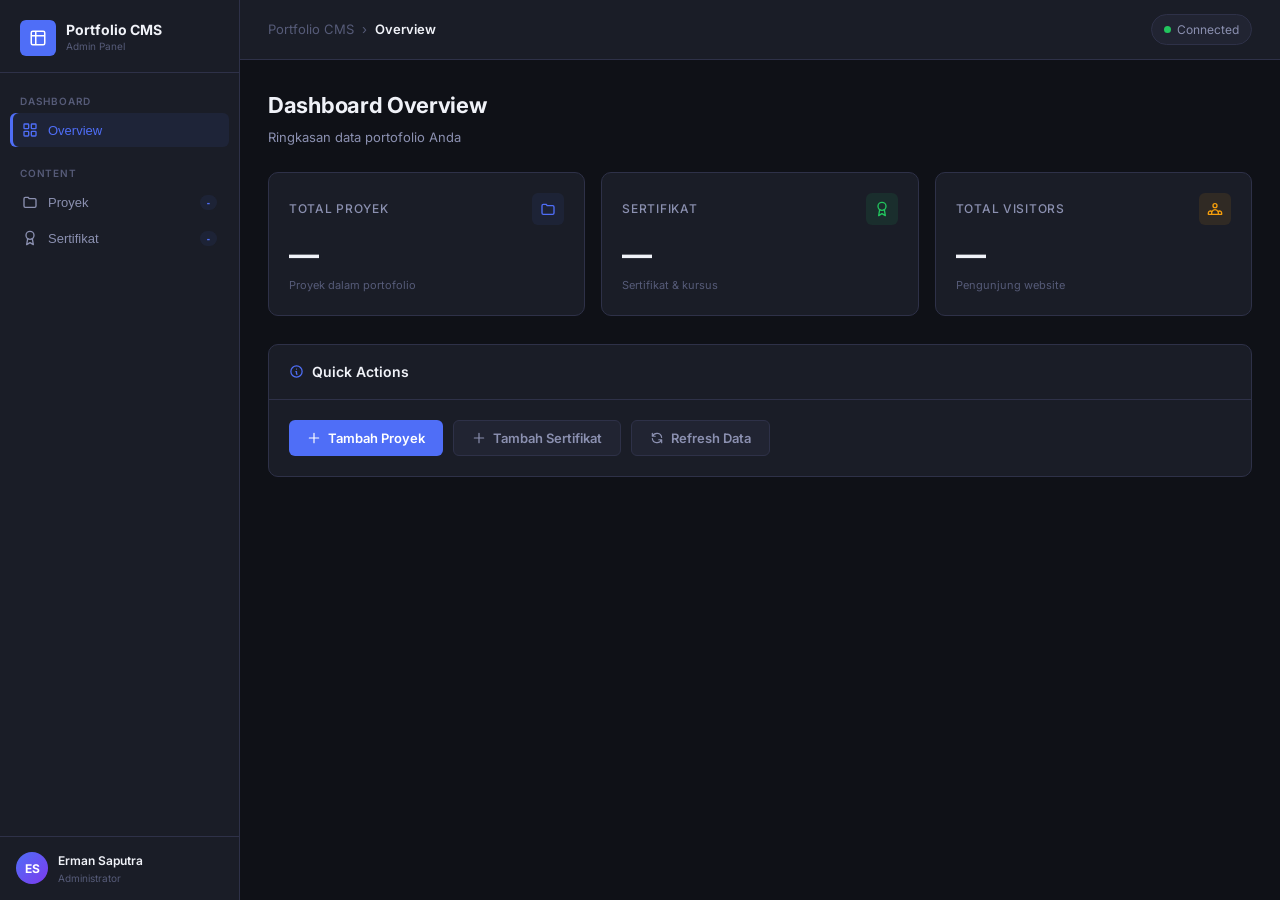
<file: Apps script/Dashboard.html>
﻿<!DOCTYPE html>
<html lang="id">

<head>
  <base target="_top">
  <meta charset="UTF-8">
  <meta name="viewport" content="width=device-width, initial-scale=1.0">
  <title>Admin CMS — Erman Portfolio</title>
  <link rel="preconnect" href="https://fonts.googleapis.com">
  <link rel="preconnect" href="https://fonts.gstatic.com" crossorigin>
  <link href="https://fonts.googleapis.com/css2?family=Inter:wght@300;400;500;600;700&display=swap" rel="stylesheet">
  <style>
    /* ══════════════════════════════════════════
       CSS VARIABLES — DARK SaaS CMS THEME
       ══════════════════════════════════════════ */
    :root {
      --bg-base:      #0f1117;
      --bg-surface:   #1a1d27;
      --bg-elevated:  #212432;
      --bg-hover:     #272b3d;
      --border:       #2e3148;
      --border-light: #3a3f5c;

      --text-primary:   #f0f2f8;
      --text-secondary: #8b90b0;
      --text-muted:     #565b78;

      --accent:         #4f6ef7;
      --accent-hover:   #3d5ce8;
      --accent-glow:    rgba(79, 110, 247, 0.2);
      --accent-subtle:  rgba(79, 110, 247, 0.08);

      --success:        #22c55e;
      --success-bg:     rgba(34, 197, 94, 0.1);
      --warning:        #f59e0b;
      --warning-bg:     rgba(245, 158, 11, 0.1);
      --danger:         #ef4444;
      --danger-bg:      rgba(239, 68, 68, 0.1);
      --danger-hover:   #dc2626;

      --sidebar-w:    240px;
      --header-h:     60px;
      --radius:       10px;
      --radius-sm:    6px;
      --shadow:       0 4px 24px rgba(0,0,0,0.4);
      --shadow-sm:    0 2px 8px rgba(0,0,0,0.25);
      --transition:   all 0.2s ease;

      --font: 'Inter', -apple-system, BlinkMacSystemFont, sans-serif;
    }

    /* ══════════════════════════════════════════
       RESET & BASE
       ══════════════════════════════════════════ */
    *, *::before, *::after { box-sizing: border-box; margin: 0; padding: 0; }
    html { font-size: 14px; }
    body {
      font-family: var(--font);
      background: var(--bg-base);
      color: var(--text-primary);
      line-height: 1.6;
      min-height: 100vh;
      display: flex;
      overflow-x: hidden;
    }
    ::selection { background: var(--accent); color: #fff; }
    a { color: var(--accent); text-decoration: none; }
    a:hover { text-decoration: underline; }
    img { max-width: 100%; border-radius: var(--radius-sm); }

    /* ══════════════════════════════════════════
       SIDEBAR
       ══════════════════════════════════════════ */
    .sidebar {
      width: var(--sidebar-w);
      min-height: 100vh;
      background: var(--bg-surface);
      border-right: 1px solid var(--border);
      display: flex;
      flex-direction: column;
      position: fixed;
      top: 0; left: 0; bottom: 0;
      z-index: 100;
      transition: transform 0.3s ease;
    }
    .sidebar-logo {
      padding: 20px 20px 16px;
      border-bottom: 1px solid var(--border);
      display: flex;
      align-items: center;
      gap: 10px;
    }
    .logo-icon-wrap {
      width: 36px; height: 36px;
      background: var(--accent);
      border-radius: var(--radius-sm);
      display: flex; align-items: center; justify-content: center;
      flex-shrink: 0;
    }
    .logo-icon-wrap svg { width: 18px; height: 18px; color: #fff; }
    .logo-text { font-size: 14px; font-weight: 700; color: var(--text-primary); line-height: 1.2; }
    .logo-sub { font-size: 10px; color: var(--text-muted); font-weight: 400; }

    .sidebar-nav { padding: 12px 10px; flex: 1; }
    .nav-section-label {
      font-size: 10px;
      font-weight: 600;
      text-transform: uppercase;
      letter-spacing: 0.08em;
      color: var(--text-muted);
      padding: 8px 10px 4px;
    }
    .nav-item {
      display: flex;
      align-items: center;
      gap: 10px;
      padding: 9px 12px;
      border-radius: var(--radius-sm);
      cursor: pointer;
      transition: var(--transition);
      color: var(--text-secondary);
      font-size: 13px;
      font-weight: 500;
      border: none;
      background: transparent;
      width: 100%;
      text-align: left;
      margin-bottom: 2px;
    }
    .nav-item svg { width: 16px; height: 16px; flex-shrink: 0; }
    .nav-item:hover { background: var(--bg-hover); color: var(--text-primary); }
    .nav-item.active {
      background: var(--accent-subtle);
      color: var(--accent);
      box-shadow: inset 3px 0 0 var(--accent);
    }
    .nav-item.active svg { color: var(--accent); }
    .nav-badge {
      margin-left: auto;
      background: var(--accent-subtle);
      color: var(--accent);
      font-size: 10px;
      font-weight: 600;
      padding: 2px 7px;
      border-radius: 20px;
    }

    .sidebar-footer {
      padding: 14px 16px;
      border-top: 1px solid var(--border);
    }
    .user-info {
      display: flex;
      align-items: center;
      gap: 10px;
    }
    .user-avatar {
      width: 32px; height: 32px;
      border-radius: 50%;
      background: linear-gradient(135deg, var(--accent), #7c3aed);
      display: flex; align-items: center; justify-content: center;
      font-size: 12px; font-weight: 700; color: #fff; flex-shrink: 0;
    }
    .user-name { font-size: 12px; font-weight: 600; color: var(--text-primary); }
    .user-role { font-size: 10px; color: var(--text-muted); }

    /* ══════════════════════════════════════════
       MAIN LAYOUT
       ══════════════════════════════════════════ */
    .main-wrap {
      margin-left: var(--sidebar-w);
      flex: 1;
      display: flex;
      flex-direction: column;
      min-height: 100vh;
    }

    /* ══════════════════════════════════════════
       TOP HEADER
       ══════════════════════════════════════════ */
    .top-header {
      height: var(--header-h);
      background: var(--bg-surface);
      border-bottom: 1px solid var(--border);
      display: flex;
      align-items: center;
      justify-content: space-between;
      padding: 0 28px;
      position: sticky;
      top: 0;
      z-index: 90;
    }
    .page-breadcrumb {
      display: flex;
      align-items: center;
      gap: 8px;
      font-size: 13px;
    }
    .breadcrumb-root { color: var(--text-muted); }
    .breadcrumb-sep { color: var(--text-muted); }
    .breadcrumb-current { font-weight: 600; color: var(--text-primary); }
    .header-actions { display: flex; align-items: center; gap: 10px; }
    .status-indicator {
      display: flex;
      align-items: center;
      gap: 6px;
      font-size: 12px;
      color: var(--text-secondary);
      background: var(--bg-elevated);
      padding: 5px 12px;
      border-radius: 20px;
      border: 1px solid var(--border);
    }
    .status-dot {
      width: 7px; height: 7px;
      border-radius: 50%;
      background: var(--success);
      animation: pulse-dot 2s infinite;
    }
    @keyframes pulse-dot {
      0%, 100% { opacity: 1; transform: scale(1); }
      50% { opacity: 0.6; transform: scale(0.8); }
    }

    /* ══════════════════════════════════════════
       CONTENT AREA
       ══════════════════════════════════════════ */
    .content-area {
      padding: 28px;
      flex: 1;
    }
    .page-header {
      margin-bottom: 24px;
    }
    .page-title {
      font-size: 22px;
      font-weight: 700;
      color: var(--text-primary);
      letter-spacing: -0.3px;
    }
    .page-subtitle {
      font-size: 13px;
      color: var(--text-secondary);
      margin-top: 4px;
    }

    /* ══════════════════════════════════════════
       TAB CONTENT
       ══════════════════════════════════════════ */
    .tab-content { display: none; }
    .tab-content.active { display: block; }

    /* ══════════════════════════════════════════
       METRIC CARDS
       ══════════════════════════════════════════ */
    .metrics-row {
      display: grid;
      grid-template-columns: repeat(auto-fit, minmax(200px, 1fr));
      gap: 16px;
      margin-bottom: 28px;
    }
    .metric-card {
      background: var(--bg-surface);
      border: 1px solid var(--border);
      border-radius: var(--radius);
      padding: 20px;
      transition: var(--transition);
    }
    .metric-card:hover {
      border-color: var(--border-light);
      box-shadow: var(--shadow-sm);
    }
    .metric-header {
      display: flex;
      align-items: center;
      justify-content: space-between;
      margin-bottom: 14px;
    }
    .metric-label {
      font-size: 12px;
      font-weight: 500;
      color: var(--text-secondary);
      text-transform: uppercase;
      letter-spacing: 0.06em;
    }
    .metric-icon {
      width: 32px; height: 32px;
      border-radius: var(--radius-sm);
      display: flex; align-items: center; justify-content: center;
    }
    .metric-icon svg { width: 16px; height: 16px; }
    .metric-icon.blue { background: var(--accent-subtle); color: var(--accent); }
    .metric-icon.green { background: var(--success-bg); color: var(--success); }
    .metric-icon.yellow { background: var(--warning-bg); color: var(--warning); }
    .metric-value {
      font-size: 30px;
      font-weight: 700;
      color: var(--text-primary);
      line-height: 1;
      letter-spacing: -1px;
    }
    .metric-footer {
      font-size: 11px;
      color: var(--text-muted);
      margin-top: 8px;
    }

    /* ══════════════════════════════════════════
       CARDS / PANELS
       ══════════════════════════════════════════ */
    .card {
      background: var(--bg-surface);
      border: 1px solid var(--border);
      border-radius: var(--radius);
      overflow: hidden;
      margin-bottom: 20px;
    }
    .card-header {
      padding: 16px 20px;
      border-bottom: 1px solid var(--border);
      display: flex;
      align-items: center;
      justify-content: space-between;
    }
    .card-title {
      font-size: 14px;
      font-weight: 600;
      color: var(--text-primary);
      display: flex;
      align-items: center;
      gap: 8px;
    }
    .card-title svg { width: 15px; height: 15px; color: var(--accent); }
    .card-body { padding: 20px; }

    /* ══════════════════════════════════════════
       FORM ELEMENTS
       ══════════════════════════════════════════ */
    .form-grid {
      display: grid;
      grid-template-columns: 1fr 1fr;
      gap: 16px;
    }
    .form-group { display: flex; flex-direction: column; gap: 6px; }
    .form-group.full { grid-column: 1 / -1; }
    .form-label {
      font-size: 12px;
      font-weight: 600;
      color: var(--text-secondary);
      text-transform: uppercase;
      letter-spacing: 0.05em;
    }
    .form-input,
    .form-textarea,
    .form-select {
      background: var(--bg-base);
      border: 1px solid var(--border);
      border-radius: var(--radius-sm);
      color: var(--text-primary);
      padding: 9px 12px;
      font-family: var(--font);
      font-size: 13px;
      transition: var(--transition);
      outline: none;
      width: 100%;
    }
    .form-input:focus,
    .form-textarea:focus,
    .form-select:focus {
      border-color: var(--accent);
      box-shadow: 0 0 0 3px var(--accent-glow);
    }
    .form-input::placeholder,
    .form-textarea::placeholder { color: var(--text-muted); }
    .form-textarea { resize: vertical; min-height: 90px; }
    .form-select { cursor: pointer; appearance: none; }
    .form-select option { background: var(--bg-elevated); }

    /* Upload area */
    .upload-section {
      background: var(--bg-base);
      border: 1px dashed var(--border-light);
      border-radius: var(--radius-sm);
      padding: 16px;
    }
    .upload-divider {
      display: flex;
      align-items: center;
      gap: 10px;
      margin: 10px 0;
      color: var(--text-muted);
      font-size: 11px;
    }
    .upload-divider::before,
    .upload-divider::after {
      content: '';
      flex: 1;
      height: 1px;
      background: var(--border);
    }
    .form-hint {
      font-size: 11px;
      color: var(--text-muted);
      margin-top: 4px;
    }

    /* File input */
    .form-input[type="file"] {
      padding: 7px 12px;
      cursor: pointer;
    }
    .form-input[type="file"]::-webkit-file-upload-button {
      background: var(--bg-elevated);
      border: 1px solid var(--border);
      border-radius: 4px;
      color: var(--text-secondary);
      padding: 4px 10px;
      font-family: var(--font);
      font-size: 11px;
      cursor: pointer;
      margin-right: 8px;
      transition: var(--transition);
    }
    .form-input[type="file"]::-webkit-file-upload-button:hover {
      background: var(--bg-hover);
    }

    /* ══════════════════════════════════════════
       BUTTONS
       ══════════════════════════════════════════ */
    .btn {
      display: inline-flex;
      align-items: center;
      justify-content: center;
      gap: 7px;
      padding: 9px 18px;
      border-radius: var(--radius-sm);
      font-family: var(--font);
      font-size: 13px;
      font-weight: 600;
      cursor: pointer;
      border: none;
      transition: var(--transition);
      white-space: nowrap;
    }
    .btn svg { width: 14px; height: 14px; }
    .btn-primary {
      background: var(--accent);
      color: #fff;
    }
    .btn-primary:hover { background: var(--accent-hover); box-shadow: 0 4px 12px var(--accent-glow); }
    .btn-primary:disabled { background: var(--bg-elevated); color: var(--text-muted); cursor: not-allowed; box-shadow: none; }
    .btn-danger {
      background: var(--danger-bg);
      color: var(--danger);
      border: 1px solid rgba(239,68,68,0.2);
    }
    .btn-danger:hover { background: var(--danger); color: #fff; }
    .btn-secondary {
      background: var(--bg-elevated);
      color: var(--text-secondary);
      border: 1px solid var(--border);
    }
    .btn-secondary:hover { background: var(--bg-hover); color: var(--text-primary); }
    .btn-full { width: 100%; margin-top: 8px; padding: 11px 18px; }

    /* ══════════════════════════════════════════
       DATA LIST (PROJECT / CERT ITEMS)
       ══════════════════════════════════════════ */
    .list-header {
      display: flex;
      align-items: center;
      justify-content: space-between;
      margin-bottom: 12px;
    }
    .list-title {
      font-size: 14px;
      font-weight: 600;
      color: var(--text-primary);
    }
    .list-count {
      font-size: 11px;
      color: var(--text-muted);
      background: var(--bg-elevated);
      padding: 2px 8px;
      border-radius: 20px;
    }

    .data-list { display: flex; flex-direction: column; gap: 10px; }
    .data-item {
      background: var(--bg-elevated);
      border: 1px solid var(--border);
      border-radius: var(--radius-sm);
      padding: 14px 16px;
      display: flex;
      align-items: center;
      gap: 14px;
      transition: var(--transition);
    }
    .data-item:hover {
      border-color: var(--border-light);
      background: var(--bg-hover);
    }
    .data-thumb {
      width: 52px;
      height: 52px;
      border-radius: var(--radius-sm);
      object-fit: cover;
      background: var(--bg-base);
      flex-shrink: 0;
      border: 1px solid var(--border);
    }
    .data-thumb-placeholder {
      width: 52px; height: 52px;
      border-radius: var(--radius-sm);
      background: var(--bg-base);
      border: 1px dashed var(--border-light);
      display: flex;
      align-items: center;
      justify-content: center;
      flex-shrink: 0;
      color: var(--text-muted);
    }
    .data-thumb-placeholder svg { width: 18px; height: 18px; }
    .data-info { flex: 1; min-width: 0; }
    .data-name {
      font-size: 13px;
      font-weight: 600;
      color: var(--text-primary);
      white-space: nowrap;
      overflow: hidden;
      text-overflow: ellipsis;
      margin-bottom: 3px;
    }
    .data-meta {
      font-size: 11px;
      color: var(--text-muted);
      display: flex;
      align-items: center;
      gap: 10px;
      flex-wrap: wrap;
    }
    .data-badge {
      background: var(--accent-subtle);
      color: var(--accent);
      font-size: 10px;
      font-weight: 600;
      padding: 2px 8px;
      border-radius: 20px;
      text-transform: uppercase;
      letter-spacing: 0.04em;
    }
    .data-actions { display: flex; gap: 8px; flex-shrink: 0; }

    .empty-state {
      text-align: center;
      padding: 48px 24px;
      color: var(--text-muted);
    }
    .empty-state svg {
      width: 40px; height: 40px;
      margin-bottom: 12px;
      opacity: 0.4;
    }
    .empty-state p { font-size: 13px; }

    /* ══════════════════════════════════════════
       MODAL
       ══════════════════════════════════════════ */
    .modal-overlay {
      display: none;
      position: fixed;
      inset: 0;
      background: rgba(0, 0, 0, 0.7);
      backdrop-filter: blur(4px);
      z-index: 200;
      align-items: flex-start;
      justify-content: center;
      padding: 40px 20px;
      overflow-y: auto;
    }
    .modal-overlay.active { display: flex; }
    .modal-box {
      background: var(--bg-surface);
      border: 1px solid var(--border);
      border-radius: var(--radius);
      width: 100%;
      max-width: 640px;
      position: relative;
      box-shadow: var(--shadow);
      margin: auto;
    }
    .modal-header {
      padding: 18px 20px;
      border-bottom: 1px solid var(--border);
      display: flex;
      align-items: center;
      justify-content: space-between;
    }
    .modal-title {
      font-size: 15px;
      font-weight: 700;
      color: var(--text-primary);
    }
    .modal-close {
      background: var(--bg-elevated);
      border: 1px solid var(--border);
      border-radius: var(--radius-sm);
      color: var(--text-secondary);
      width: 30px; height: 30px;
      display: flex; align-items: center; justify-content: center;
      cursor: pointer;
      transition: var(--transition);
    }
    .modal-close:hover { background: var(--danger-bg); color: var(--danger); border-color: rgba(239,68,68,0.3); }
    .modal-close svg { width: 14px; height: 14px; }
    .modal-body { padding: 20px; }

    /* ══════════════════════════════════════════
       TOAST NOTIFICATIONS
       ══════════════════════════════════════════ */
    .toast-container {
      position: fixed;
      top: 16px;
      right: 16px;
      z-index: 9999;
      display: flex;
      flex-direction: column;
      gap: 8px;
      pointer-events: none;
    }
    .toast {
      background: var(--bg-surface);
      border: 1px solid var(--border);
      border-radius: var(--radius-sm);
      padding: 12px 16px;
      display: flex;
      align-items: center;
      gap: 10px;
      font-size: 13px;
      color: var(--text-primary);
      box-shadow: var(--shadow);
      pointer-events: all;
      min-width: 280px;
      max-width: 380px;
      animation: slide-in 0.3s ease;
    }
    .toast.success { border-left: 3px solid var(--success); }
    .toast.error   { border-left: 3px solid var(--danger); }
    .toast.info    { border-left: 3px solid var(--accent); }
    .toast-icon { flex-shrink: 0; }
    .toast-icon svg { width: 16px; height: 16px; }
    .toast.success .toast-icon { color: var(--success); }
    .toast.error   .toast-icon { color: var(--danger); }
    .toast.info    .toast-icon { color: var(--accent); }
    .toast-msg { flex: 1; line-height: 1.4; }
    @keyframes slide-in {
      from { opacity: 0; transform: translateX(20px); }
      to   { opacity: 1; transform: translateX(0); }
    }

    /* ══════════════════════════════════════════
       LOADING STATE
       ══════════════════════════════════════════ */
    .skeleton {
      background: linear-gradient(90deg, var(--bg-elevated) 25%, var(--bg-hover) 50%, var(--bg-elevated) 75%);
      background-size: 200% 100%;
      animation: shimmer 1.5s infinite;
      border-radius: var(--radius-sm);
    }
    @keyframes shimmer {
      0% { background-position: 200% 0; }
      100% { background-position: -200% 0; }
    }

    /* ══════════════════════════════════════════
       RESPONSIVE
       ══════════════════════════════════════════ */
    .hamburger {
      display: none;
      background: var(--bg-elevated);
      border: 1px solid var(--border);
      border-radius: var(--radius-sm);
      padding: 6px 8px;
      cursor: pointer;
      color: var(--text-primary);
    }
    .hamburger svg { width: 18px; height: 18px; }

    @media (max-width: 768px) {
      .sidebar {
        transform: translateX(-100%);
      }
      .sidebar.open {
        transform: translateX(0);
        box-shadow: 4px 0 20px rgba(0,0,0,0.5);
      }
      .main-wrap { margin-left: 0; }
      .hamburger { display: flex; }
      .content-area { padding: 16px; }
      .form-grid { grid-template-columns: 1fr; }
      .metrics-row { grid-template-columns: 1fr 1fr; }
      .data-actions { flex-direction: column; }
    }
    @media (max-width: 480px) {
      .metrics-row { grid-template-columns: 1fr; }
    }
  </style>
</head>

<body>
  <!-- ══════════════════ SIDEBAR ══════════════════ -->
  <aside class="sidebar" id="sidebar">
    <div class="sidebar-logo">
      <div class="logo-icon-wrap">
        <svg xmlns="http://www.w3.org/2000/svg" fill="none" viewBox="0 0 24 24" stroke="currentColor" stroke-width="2">
          <path stroke-linecap="round" stroke-linejoin="round" d="M9 3H5a2 2 0 00-2 2v4m6-6h10a2 2 0 012 2v4M9 3v18m0 0h10a2 2 0 002-2V9M9 21H5a2 2 0 01-2-2V9m0 0h18"/>
        </svg>
      </div>
      <div>
        <div class="logo-text">Portfolio CMS</div>
        <div class="logo-sub">Admin Panel</div>
      </div>
    </div>

    <nav class="sidebar-nav">
      <div class="nav-section-label">Dashboard</div>
      <button class="nav-item active" id="nav-overview" onclick="switchTab('overview', event)">
        <svg xmlns="http://www.w3.org/2000/svg" fill="none" viewBox="0 0 24 24" stroke="currentColor" stroke-width="2">
          <rect x="3" y="3" width="7" height="7" rx="1"/><rect x="14" y="3" width="7" height="7" rx="1"/><rect x="14" y="14" width="7" height="7" rx="1"/><rect x="3" y="14" width="7" height="7" rx="1"/>
        </svg>
        Overview
      </button>

      <div class="nav-section-label" style="margin-top:10px;">Content</div>
      <button class="nav-item" id="nav-projects" onclick="switchTab('projects', event)">
        <svg xmlns="http://www.w3.org/2000/svg" fill="none" viewBox="0 0 24 24" stroke="currentColor" stroke-width="2">
          <path stroke-linecap="round" stroke-linejoin="round" d="M3 7a2 2 0 012-2h4l2 2h8a2 2 0 012 2v9a2 2 0 01-2 2H5a2 2 0 01-2-2V7z"/>
        </svg>
        Proyek
        <span class="nav-badge" id="sidebarBadgeProjects">-</span>
      </button>
      <button class="nav-item" id="nav-certifications" onclick="switchTab('certifications', event)">
        <svg xmlns="http://www.w3.org/2000/svg" fill="none" viewBox="0 0 24 24" stroke="currentColor" stroke-width="2">
          <circle cx="12" cy="8" r="6"/><path stroke-linecap="round" stroke-linejoin="round" d="M15.477 12.89L17 22l-5-3-5 3 1.523-9.11"/>
        </svg>
        Sertifikat
        <span class="nav-badge" id="sidebarBadgeCerts">-</span>
      </button>
    </nav>

    <div class="sidebar-footer">
      <div class="user-info">
        <div class="user-avatar">ES</div>
        <div>
          <div class="user-name">Erman Saputra</div>
          <div class="user-role">Administrator</div>
        </div>
      </div>
    </div>
  </aside>

  <!-- ══════════════════ MAIN ══════════════════ -->
  <div class="main-wrap">

    <!-- TOP HEADER -->
    <header class="top-header">
      <div class="page-breadcrumb">
        <button class="hamburger" id="hamburgerBtn" onclick="toggleSidebar()">
          <svg xmlns="http://www.w3.org/2000/svg" fill="none" viewBox="0 0 24 24" stroke="currentColor" stroke-width="2">
            <path stroke-linecap="round" stroke-linejoin="round" d="M4 6h16M4 12h16M4 18h16"/>
          </svg>
        </button>
        <span class="breadcrumb-root">Portfolio CMS</span>
        <span class="breadcrumb-sep">›</span>
        <span class="breadcrumb-current" id="breadcrumbCurrent">Overview</span>
      </div>
      <div class="header-actions">
        <div class="status-indicator">
          <div class="status-dot"></div>
          Connected
        </div>
      </div>
    </header>

    <!-- CONTENT AREA -->
    <main class="content-area">

      <!-- ────── TAB: OVERVIEW ────── -->
      <div class="tab-content active" id="tab-overview">
        <div class="page-header">
          <div class="page-title">Dashboard Overview</div>
          <div class="page-subtitle">Ringkasan data portofolio Anda</div>
        </div>

        <div class="metrics-row">
          <div class="metric-card">
            <div class="metric-header">
              <span class="metric-label">Total Proyek</span>
              <div class="metric-icon blue">
                <svg xmlns="http://www.w3.org/2000/svg" fill="none" viewBox="0 0 24 24" stroke="currentColor" stroke-width="2">
                  <path stroke-linecap="round" stroke-linejoin="round" d="M3 7a2 2 0 012-2h4l2 2h8a2 2 0 012 2v9a2 2 0 01-2 2H5a2 2 0 01-2-2V7z"/>
                </svg>
              </div>
            </div>
            <div class="metric-value" id="statProjects">—</div>
            <div class="metric-footer">Proyek dalam portofolio</div>
          </div>

          <div class="metric-card">
            <div class="metric-header">
              <span class="metric-label">Sertifikat</span>
              <div class="metric-icon green">
                <svg xmlns="http://www.w3.org/2000/svg" fill="none" viewBox="0 0 24 24" stroke="currentColor" stroke-width="2">
                  <circle cx="12" cy="8" r="6"/><path stroke-linecap="round" stroke-linejoin="round" d="M15.477 12.89L17 22l-5-3-5 3 1.523-9.11"/>
                </svg>
              </div>
            </div>
            <div class="metric-value" id="statCerts">—</div>
            <div class="metric-footer">Sertifikat & kursus</div>
          </div>

          <div class="metric-card">
            <div class="metric-header">
              <span class="metric-label">Total Visitors</span>
              <div class="metric-icon yellow">
                <svg xmlns="http://www.w3.org/2000/svg" fill="none" viewBox="0 0 24 24" stroke="currentColor" stroke-width="2">
                  <path stroke-linecap="round" stroke-linejoin="round" d="M17 20h5v-2a3 3 0 00-5.356-1.857M17 20H7m10 0v-2c0-.656-.126-1.283-.356-1.857M7 20H2v-2a3 3 0 015.356-1.857M7 20v-2c0-.656.126-1.283.356-1.857m0 0a5.002 5.002 0 019.288 0M15 7a3 3 0 11-6 0 3 3 0 016 0z"/>
                </svg>
              </div>
            </div>
            <div class="metric-value" id="statVisitors">—</div>
            <div class="metric-footer">Pengunjung website</div>
          </div>
        </div>

        <div class="card">
          <div class="card-header">
            <div class="card-title">
              <svg xmlns="http://www.w3.org/2000/svg" fill="none" viewBox="0 0 24 24" stroke="currentColor" stroke-width="2">
                <path stroke-linecap="round" stroke-linejoin="round" d="M13 16h-1v-4h-1m1-4h.01M21 12a9 9 0 11-18 0 9 9 0 0118 0z"/>
              </svg>
              Quick Actions
            </div>
          </div>
          <div class="card-body" style="display:flex;gap:10px;flex-wrap:wrap;">
            <button class="btn btn-primary" onclick="switchTab('projects', null)">
              <svg xmlns="http://www.w3.org/2000/svg" fill="none" viewBox="0 0 24 24" stroke="currentColor" stroke-width="2"><path stroke-linecap="round" stroke-linejoin="round" d="M12 4v16m8-8H4"/></svg>
              Tambah Proyek
            </button>
            <button class="btn btn-secondary" onclick="switchTab('certifications', null)">
              <svg xmlns="http://www.w3.org/2000/svg" fill="none" viewBox="0 0 24 24" stroke="currentColor" stroke-width="2"><path stroke-linecap="round" stroke-linejoin="round" d="M12 4v16m8-8H4"/></svg>
              Tambah Sertifikat
            </button>
            <button class="btn btn-secondary" onclick="loadAll()">
              <svg xmlns="http://www.w3.org/2000/svg" fill="none" viewBox="0 0 24 24" stroke="currentColor" stroke-width="2"><path stroke-linecap="round" stroke-linejoin="round" d="M4 4v5h.582m15.356 2A8.001 8.001 0 004.582 9m0 0H9m11 11v-5h-.581m0 0a8.003 8.003 0 01-15.357-2m15.357 2H15"/></svg>
              Refresh Data
            </button>
          </div>
        </div>
      </div>

      <!-- ────── TAB: PROJECTS ────── -->
      <div class="tab-content" id="tab-projects">
        <div class="page-header">
          <div class="page-title">Manajemen Proyek</div>
          <div class="page-subtitle">Tambah dan kelola proyek portofolio</div>
        </div>

        <!-- Add Form -->
        <div class="card" style="margin-bottom:24px;">
          <div class="card-header">
            <div class="card-title">
              <svg xmlns="http://www.w3.org/2000/svg" fill="none" viewBox="0 0 24 24" stroke="currentColor" stroke-width="2"><path stroke-linecap="round" stroke-linejoin="round" d="M12 4v16m8-8H4"/></svg>
              Tambah Proyek Baru
            </div>
          </div>
          <div class="card-body">
            <form id="projectForm">
              <div class="form-grid">
                <div class="form-group">
                  <label class="form-label" for="title">Nama Proyek *</label>
                  <input type="text" id="title" class="form-input" required placeholder="cth: Aplikasi Kasir">
                </div>
                <div class="form-group">
                  <label class="form-label" for="category">Kategori *</label>
                  <select id="category" class="form-select" required>
                    <option value="UI/UX">UI/UX Design</option>
                    <option value="Website">Website</option>
                    <option value="Data Science">Data Science</option>
                    <option value="Jaringan Komputer">Jaringan Komputer</option>
                  </select>
                </div>
                <div class="form-group full">
                  <label class="form-label" for="description">Deskripsi *</label>
                  <textarea id="description" class="form-textarea" required placeholder="Jelaskan proyek ini secara singkat..."></textarea>
                </div>
                <div class="form-group full">
                  <label class="form-label" for="link">URL Proyek</label>
                  <input type="url" id="link" class="form-input" placeholder="https://domain.com">
                </div>
                <div class="form-group full">
                  <label class="form-label">Gambar Proyek</label>
                  <div class="upload-section">
                    <div class="form-group" style="margin-bottom:8px;">
                      <label class="form-label" for="imageFile">Upload File</label>
                      <input type="file" id="imageFile" class="form-input" accept="image/*">
                      <p class="form-hint">File akan diupload ke Google Drive otomatis.</p>
                    </div>
                    <div class="upload-divider">— atau gunakan URL —</div>
                    <div class="form-group">
                      <label class="form-label" for="imageUrl">Paste Link Gambar</label>
                      <input type="url" id="imageUrl" class="form-input" placeholder="https://link-gambar.com/image.png">
                    </div>
                  </div>
                </div>
              </div>
              <button type="submit" class="btn btn-primary btn-full" id="submitBtn">
                <svg xmlns="http://www.w3.org/2000/svg" fill="none" viewBox="0 0 24 24" stroke="currentColor" stroke-width="2"><path stroke-linecap="round" stroke-linejoin="round" d="M4 16v1a3 3 0 003 3h10a3 3 0 003-3v-1m-4-8l-4-4m0 0L8 8m4-4v12"/></svg>
                Upload Proyek
              </button>
            </form>
          </div>
        </div>

        <!-- Projects List -->
        <div class="card">
          <div class="card-header">
            <div class="card-title">
              <svg xmlns="http://www.w3.org/2000/svg" fill="none" viewBox="0 0 24 24" stroke="currentColor" stroke-width="2">
                <path stroke-linecap="round" stroke-linejoin="round" d="M4 6h16M4 10h16M4 14h16M4 18h16"/>
              </svg>
              Daftar Proyek
            </div>
            <span class="list-count" id="projectCountBadge">Memuat...</span>
          </div>
          <div class="card-body">
            <div id="projectsContainer">
              <div class="data-item skeleton" style="height:80px;border:none;background:var(--bg-elevated);"></div>
              <div class="data-item skeleton" style="height:80px;border:none;background:var(--bg-elevated);margin-top:10px;"></div>
            </div>
          </div>
        </div>
      </div>

      <!-- ────── TAB: CERTIFICATIONS ────── -->
      <div class="tab-content" id="tab-certifications">
        <div class="page-header">
          <div class="page-title">Manajemen Sertifikat</div>
          <div class="page-subtitle">Tambah dan kelola sertifikat & kursus</div>
        </div>

        <!-- Add Form -->
        <div class="card" style="margin-bottom:24px;">
          <div class="card-header">
            <div class="card-title">
              <svg xmlns="http://www.w3.org/2000/svg" fill="none" viewBox="0 0 24 24" stroke="currentColor" stroke-width="2"><path stroke-linecap="round" stroke-linejoin="round" d="M12 4v16m8-8H4"/></svg>
              Tambah Sertifikat Baru
            </div>
          </div>
          <div class="card-body">
            <form id="certForm">
              <div class="form-group" style="margin-bottom:16px;">
                <label class="form-label" for="certTitle">Nama Kursus / Sertifikat *</label>
                <input type="text" id="certTitle" class="form-input" required placeholder="cth: Google Data Analytics Certificate">
              </div>
              <div class="form-group" style="margin-bottom:16px;">
                <label class="form-label">Gambar Sertifikat</label>
                <div class="upload-section">
                  <div class="form-group" style="margin-bottom:8px;">
                    <label class="form-label" for="certImageFile">Upload File</label>
                    <input type="file" id="certImageFile" class="form-input" accept="image/*">
                  </div>
                  <div class="upload-divider">— atau gunakan URL —</div>
                  <div class="form-group">
                    <label class="form-label" for="certImageUrl">Paste Link Gambar</label>
                    <input type="url" id="certImageUrl" class="form-input" placeholder="https://link-gambar.com/cert.png">
                  </div>
                </div>
              </div>
              <button type="submit" class="btn btn-primary btn-full" id="certSubmitBtn">
                <svg xmlns="http://www.w3.org/2000/svg" fill="none" viewBox="0 0 24 24" stroke="currentColor" stroke-width="2"><path stroke-linecap="round" stroke-linejoin="round" d="M4 16v1a3 3 0 003 3h10a3 3 0 003-3v-1m-4-8l-4-4m0 0L8 8m4-4v12"/></svg>
                Upload Sertifikat
              </button>
            </form>
          </div>
        </div>

        <!-- Certs List -->
        <div class="card">
          <div class="card-header">
            <div class="card-title">
              <svg xmlns="http://www.w3.org/2000/svg" fill="none" viewBox="0 0 24 24" stroke="currentColor" stroke-width="2">
                <path stroke-linecap="round" stroke-linejoin="round" d="M4 6h16M4 10h16M4 14h16M4 18h16"/>
              </svg>
              Daftar Sertifikat
            </div>
            <span class="list-count" id="certCountBadge">Memuat...</span>
          </div>
          <div class="card-body">
            <div id="certsContainer">
              <div class="data-item skeleton" style="height:80px;border:none;background:var(--bg-elevated);"></div>
            </div>
          </div>
        </div>
      </div>

    </main>
  </div>

  <!-- ══════════════════ EDIT PROJECT MODAL ══════════════════ -->
  <div id="editModal" class="modal-overlay">
    <div class="modal-box">
      <div class="modal-header">
        <div class="modal-title">Edit Proyek</div>
        <button class="modal-close" onclick="closeModal('editModal')">
          <svg xmlns="http://www.w3.org/2000/svg" fill="none" viewBox="0 0 24 24" stroke="currentColor" stroke-width="2"><path stroke-linecap="round" stroke-linejoin="round" d="M6 18L18 6M6 6l12 12"/></svg>
        </button>
      </div>
      <div class="modal-body">
        <form id="editForm">
          <input type="hidden" id="editId">
          <input type="hidden" id="editExistingImageUrl">
          <div class="form-grid" style="margin-bottom:16px;">
            <div class="form-group">
              <label class="form-label" for="editTitle">Nama Proyek *</label>
              <input type="text" id="editTitle" class="form-input" required>
            </div>
            <div class="form-group">
              <label class="form-label" for="editCategory">Kategori *</label>
              <select id="editCategory" class="form-select" required>
                <option value="UI/UX">UI/UX Design</option>
                <option value="Website">Website</option>
                <option value="Data Science">Data Science</option>
                <option value="Jaringan Komputer">Jaringan Komputer</option>
              </select>
            </div>
            <div class="form-group full">
              <label class="form-label" for="editDescription">Deskripsi *</label>
              <textarea id="editDescription" class="form-textarea" required></textarea>
            </div>
            <div class="form-group full">
              <label class="form-label" for="editLink">URL Proyek</label>
              <input type="url" id="editLink" class="form-input">
            </div>
            <div class="form-group full">
              <label class="form-label">Update Gambar (opsional)</label>
              <div class="upload-section">
                <input type="file" id="editImageFile" class="form-input" accept="image/*">
                <div class="upload-divider">— atau —</div>
                <input type="url" id="editImageUrl" class="form-input" placeholder="https://link-gambar.com">
                <p class="form-hint" style="margin-top:6px;">* Biarkan kosong jika tidak ingin mengubah gambar.</p>
              </div>
            </div>
          </div>
          <div style="display:flex;gap:10px;justify-content:flex-end;">
            <button type="button" class="btn btn-secondary" onclick="closeModal('editModal')">Batal</button>
            <button type="submit" class="btn btn-primary" id="editSubmitBtn">
              <svg xmlns="http://www.w3.org/2000/svg" fill="none" viewBox="0 0 24 24" stroke="currentColor" stroke-width="2"><path stroke-linecap="round" stroke-linejoin="round" d="M5 13l4 4L19 7"/></svg>
              Simpan Perubahan
            </button>
          </div>
        </form>
      </div>
    </div>
  </div>

  <!-- ══════════════════ EDIT CERT MODAL ══════════════════ -->
  <div id="editCertModal" class="modal-overlay">
    <div class="modal-box">
      <div class="modal-header">
        <div class="modal-title">Edit Sertifikat</div>
        <button class="modal-close" onclick="closeModal('editCertModal')">
          <svg xmlns="http://www.w3.org/2000/svg" fill="none" viewBox="0 0 24 24" stroke="currentColor" stroke-width="2"><path stroke-linecap="round" stroke-linejoin="round" d="M6 18L18 6M6 6l12 12"/></svg>
        </button>
      </div>
      <div class="modal-body">
        <form id="editCertForm">
          <input type="hidden" id="editCertId">
          <input type="hidden" id="editCertExistingImageUrl">
          <div class="form-group" style="margin-bottom:16px;">
            <label class="form-label" for="editCertTitle">Nama Kursus / Sertifikat *</label>
            <input type="text" id="editCertTitle" class="form-input" required>
          </div>
          <div class="form-group" style="margin-bottom:20px;">
            <label class="form-label">Update Gambar (opsional)</label>
            <div class="upload-section">
              <input type="file" id="editCertImageFile" class="form-input" accept="image/*">
              <div class="upload-divider">— atau —</div>
              <input type="url" id="editCertImageUrl" class="form-input" placeholder="https://link-gambar.com">
              <p class="form-hint" style="margin-top:6px;">* Biarkan kosong jika tidak ingin mengubah gambar.</p>
            </div>
          </div>
          <div style="display:flex;gap:10px;justify-content:flex-end;">
            <button type="button" class="btn btn-secondary" onclick="closeModal('editCertModal')">Batal</button>
            <button type="submit" class="btn btn-primary" id="editCertSubmitBtn">
              <svg xmlns="http://www.w3.org/2000/svg" fill="none" viewBox="0 0 24 24" stroke="currentColor" stroke-width="2"><path stroke-linecap="round" stroke-linejoin="round" d="M5 13l4 4L19 7"/></svg>
              Simpan Perubahan
            </button>
          </div>
        </form>
      </div>
    </div>
  </div>

  <!-- Toast Container -->
  <div class="toast-container" id="toastContainer"></div>

  <script>
    /* ============================================================
       GLOBAL FUNCTIONS - accessible via onclick="" attributes
       ============================================================ */
    function showToast(message, type) {
      if (!type) type = 'info';
      var container = document.getElementById('toastContainer');
      if (!container) return;
      var icons = {
        success: '<svg xmlns="http://www.w3.org/2000/svg" fill="none" viewBox="0 0 24 24" stroke="currentColor" stroke-width="2"><path stroke-linecap="round" stroke-linejoin="round" d="M9 12l2 2 4-4m6 2a9 9 0 11-18 0 9 9 0 0118 0z"/></svg>',
        error:   '<svg xmlns="http://www.w3.org/2000/svg" fill="none" viewBox="0 0 24 24" stroke="currentColor" stroke-width="2"><path stroke-linecap="round" stroke-linejoin="round" d="M10 14l2-2m0 0l2-2m-2 2l-2-2m2 2l2 2m7-2a9 9 0 11-18 0 9 9 0 0118 0z"/></svg>',
        info:    '<svg xmlns="http://www.w3.org/2000/svg" fill="none" viewBox="0 0 24 24" stroke="currentColor" stroke-width="2"><path stroke-linecap="round" stroke-linejoin="round" d="M13 16h-1v-4h-1m1-4h.01M21 12a9 9 0 11-18 0 9 9 0 0118 0z"/></svg>'
      };
      var toast = document.createElement('div');
      toast.className = 'toast ' + type;
      toast.innerHTML = '<span class="toast-icon">' + (icons[type] || icons.info) + '</span><span class="toast-msg">' + message + '</span>';
      container.appendChild(toast);
      setTimeout(function() {
        toast.style.opacity = '0'; toast.style.transform = 'translateX(20px)'; toast.style.transition = 'all 0.3s';
        setTimeout(function() { if (toast.parentNode) toast.parentNode.removeChild(toast); }, 300);
      }, 3500);
    }

    function closeModal(id) { var el = document.getElementById(id); if (el) el.classList.remove('active'); }
    function openModal(id)  { var el = document.getElementById(id); if (el) el.classList.add('active'); }
    function toggleSidebar() { var s = document.getElementById('sidebar'); if (s) s.classList.toggle('open'); }

    var tabMeta = {
      overview:       { label: 'Overview',   navId: 'nav-overview' },
      projects:       { label: 'Proyek',     navId: 'nav-projects' },
      certifications: { label: 'Sertifikat', navId: 'nav-certifications' }
    };

    function switchTab(tab) {
      var tc = document.querySelectorAll('.tab-content');
      for (var i=0;i<tc.length;i++) tc[i].classList.remove('active');
      var ni = document.querySelectorAll('.nav-item');
      for (var j=0;j<ni.length;j++) ni[j].classList.remove('active');
      var tabEl = document.getElementById('tab-' + tab);
      if (tabEl) tabEl.classList.add('active');
      if (tabMeta[tab]) {
        var navEl = document.getElementById(tabMeta[tab].navId);
        if (navEl) navEl.classList.add('active');
        var bc = document.getElementById('breadcrumbCurrent');
        if (bc) bc.textContent = tabMeta[tab].label;
      }
      var sb = document.getElementById('sidebar');
      if (sb) sb.classList.remove('open');
    }

    var currentProjectsList = [];
    var currentCertsList    = [];

    function loadAll() { loadProjects(); loadCertifications(); loadVisitors(); }

    function loadProjects() {
      google.script.run
        .withSuccessHandler(function(projects) {
          currentProjectsList = projects || [];
          var c = document.getElementById('projectsContainer');
          var count = currentProjectsList.length;
          var sp = document.getElementById('statProjects');       if(sp) sp.textContent = count;
          var bp = document.getElementById('sidebarBadgeProjects'); if(bp) bp.textContent = count;
          var cb = document.getElementById('projectCountBadge');  if(cb) cb.textContent = count + ' item';
          if (!c) return;
          if (!count) {
            c.innerHTML = '<div class="empty-state"><p>Belum ada proyek. Tambahkan proyek pertama Anda!</p></div>';
            return;
          }
          c.innerHTML = '';
          currentProjectsList.forEach(function(p) {
            var item = document.createElement('div');
            item.className = 'data-item';
            var imgSrc = p.imageUrl || '';
            if (imgSrc && imgSrc.indexOf('drive.google.com') !== -1) {
              var m = imgSrc.match(/[?&]id=([^&]+)/) || imgSrc.match(/file\/d\/([^\/]+)/);
              if (m) imgSrc = 'https://drive.google.com/thumbnail?id=' + m[1] + '&sz=w120';
            }
            var thumb = imgSrc
              ? '<img class="data-thumb" src="' + imgSrc + '" alt="' + p.title + '" onerror="this.style.display=\'none\'">'
              : '<div class="data-thumb-placeholder"></div>';
            var link = p.link ? '<a href="' + p.link + '" target="_blank" style="color:var(--text-muted);font-size:11px;">Lihat</a>' : '';
            item.innerHTML = thumb +
              '<div class="data-info">' +
                '<div class="data-name">' + (p.title||'-') + '</div>' +
                '<div class="data-meta"><span class="data-badge">' + (p.category||'Lainnya') + '</span> ' + link + '</div>' +
                '<div style="font-size:12px;color:var(--text-muted);margin-top:4px;overflow:hidden;text-overflow:ellipsis;white-space:nowrap;max-width:400px;">' + (p.description||'') + '</div>' +
              '</div>' +
              '<div class="data-actions">' +
                '<button class="btn btn-secondary" data-edit-id="' + p.id + '" style="padding:7px 12px;font-size:12px;">Edit</button>' +
                '<button class="btn btn-danger" data-del-id="' + p.id + '" style="padding:7px 12px;font-size:12px;">Hapus</button>' +
              '</div>';
            c.appendChild(item);
          });
        })
        .withFailureHandler(function(err) { showToast('Gagal memuat proyek: ' + (err.message||err), 'error'); })
        .getProjectsForDashboard();
    }

    function loadCertifications() {
      google.script.run
        .withSuccessHandler(function(certs) {
          currentCertsList = certs || [];
          var c = document.getElementById('certsContainer');
          var count = currentCertsList.length;
          var sc = document.getElementById('statCerts');           if(sc) sc.textContent = count;
          var bc = document.getElementById('sidebarBadgeCerts');  if(bc) bc.textContent = count;
          var cb = document.getElementById('certCountBadge');     if(cb) cb.textContent = count + ' item';
          if (!c) return;
          if (!count) {
            c.innerHTML = '<div class="empty-state"><p>Belum ada sertifikat. Tambahkan sertifikat pertama Anda!</p></div>';
            return;
          }
          c.innerHTML = '';
          currentCertsList.forEach(function(p) {
            var item = document.createElement('div');
            item.className = 'data-item';
            var imgSrc = p.imageUrl || '';
            if (imgSrc && imgSrc.indexOf('drive.google.com') !== -1) {
              var m = imgSrc.match(/[?&]id=([^&]+)/) || imgSrc.match(/file\/d\/([^\/]+)/);
              if (m) imgSrc = 'https://drive.google.com/thumbnail?id=' + m[1] + '&sz=w120';
            }
            var thumb = imgSrc
              ? '<img class="data-thumb" src="' + imgSrc + '" alt="' + p.title + '" style="object-fit:contain;background:var(--bg-base);padding:6px;" onerror="this.style.display=\'none\'">'
              : '<div class="data-thumb-placeholder"></div>';
            item.innerHTML = thumb +
              '<div class="data-info"><div class="data-name">' + (p.title||'-') + '</div></div>' +
              '<div class="data-actions">' +
                '<button class="btn btn-secondary" data-edit-cert-id="' + p.id + '" style="padding:7px 12px;font-size:12px;">Edit</button>' +
                '<button class="btn btn-danger" data-del-cert-id="' + p.id + '" style="padding:7px 12px;font-size:12px;">Hapus</button>' +
              '</div>';
            c.appendChild(item);
          });
        })
        .withFailureHandler(function(err) { showToast('Gagal memuat sertifikat: ' + (err.message||err), 'error'); })
        .getCertificationsForDashboard();
    }

    function loadVisitors() {
      google.script.run
        .withSuccessHandler(function(data) {
          var el = document.getElementById('statVisitors');
          if (el) el.textContent = (data && data.count) ? data.count : 0;
        })
        .getVisitorStats();
    }

    function openEditModal(id) {
      var p = null;
      for (var i=0; i<currentProjectsList.length; i++) {
        if (String(currentProjectsList[i].id) === String(id)) { p = currentProjectsList[i]; break; }
      }
      if (!p) { showToast('Proyek tidak ditemukan!', 'error'); return; }
      document.getElementById('editId').value               = p.id;
      document.getElementById('editTitle').value            = p.title || '';
      document.getElementById('editCategory').value         = p.category || 'UI/UX';
      document.getElementById('editDescription').value      = p.description || '';
      document.getElementById('editLink').value             = p.link || '';
      document.getElementById('editExistingImageUrl').value = p.imageUrl || '';
      document.getElementById('editImageUrl').value         = '';
      document.getElementById('editImageFile').value        = '';
      openModal('editModal');
    }

    function openEditCertModal(id) {
      var p = null;
      for (var i=0; i<currentCertsList.length; i++) {
        if (String(currentCertsList[i].id) === String(id)) { p = currentCertsList[i]; break; }
      }
      if (!p) { showToast('Sertifikat tidak ditemukan!', 'error'); return; }
      document.getElementById('editCertId').value               = p.id;
      document.getElementById('editCertTitle').value            = p.title || '';
      document.getElementById('editCertExistingImageUrl').value = p.imageUrl || '';
      document.getElementById('editCertImageUrl').value         = '';
      document.getElementById('editCertImageFile').value        = '';
      openModal('editCertModal');
    }

    /* ============================================================
       window.onload - SEMUA addEventListener di sini
       Ini paling aman di GAS HtmlService iframe sandbox
       ============================================================ */
    window.onload = function() {
      /* Spin keyframe */
      var st = document.createElement('style');
      st.textContent = '@keyframes spin{from{transform:rotate(0deg)}to{transform:rotate(360deg)}}';
      document.head.appendChild(st);

      /* Close modal on overlay click */
      var overlays = document.querySelectorAll('.modal-overlay');
      for (var oi=0; oi<overlays.length; oi++) {
        (function(ov) {
          ov.addEventListener('click', function(e) { if (e.target === ov) ov.classList.remove('active'); });
        })(overlays[oi]);
      }

      /* Event delegation: Projects container (edit/delete buttons are dynamic) */
      var pc = document.getElementById('projectsContainer');
      if (pc) {
        pc.addEventListener('click', function(e) {
          var btn = e.target;
          while (btn && btn !== pc && btn.tagName !== 'BUTTON') btn = btn.parentNode;
          if (!btn || btn.tagName !== 'BUTTON') return;
          var eid = btn.getAttribute('data-edit-id');
          var did = btn.getAttribute('data-del-id');
          if (eid) { openEditModal(eid); }
          if (did && confirm('Yakin ingin menghapus proyek ini?')) {
            google.script.run
              .withSuccessHandler(function(r) { showToast(r.message, r.success ? 'success' : 'error'); loadAll(); })
              .withFailureHandler(function(e) { showToast('Error: ' + e.message, 'error'); })
              .deleteProject(did);
          }
        });
      }

      /* Event delegation: Certs container */
      var cc = document.getElementById('certsContainer');
      if (cc) {
        cc.addEventListener('click', function(e) {
          var btn = e.target;
          while (btn && btn !== cc && btn.tagName !== 'BUTTON') btn = btn.parentNode;
          if (!btn || btn.tagName !== 'BUTTON') return;
          var eid = btn.getAttribute('data-edit-cert-id');
          var did = btn.getAttribute('data-del-cert-id');
          if (eid) { openEditCertModal(eid); }
          if (did && confirm('Yakin ingin menghapus sertifikat ini?')) {
            google.script.run
              .withSuccessHandler(function(r) { showToast(r.message, r.success ? 'success' : 'error'); loadAll(); })
              .withFailureHandler(function(e) { showToast('Error: ' + e.message, 'error'); })
              .deleteCertification(did);
          }
        });
      }

      /* Project Add Form */
      var pf = document.getElementById('projectForm');
      if (pf) pf.addEventListener('submit', function(e) {
        e.preventDefault();
        var btn = document.getElementById('submitBtn');
        var orig = btn.innerHTML;
        btn.disabled = true; btn.innerHTML = 'Mengupload...';
        showToast('Mengirim data proyek...', 'info');
        var fi = document.getElementById('imageFile').files[0];
        var data = {
          title:       document.getElementById('title').value,
          description: document.getElementById('description').value,
          category:    document.getElementById('category').value,
          link:        document.getElementById('link').value,
          imageUrl:    document.getElementById('imageUrl').value
        };
        function doSend() {
          google.script.run
            .withSuccessHandler(function(r) {
              showToast(r.message, r.success ? 'success' : 'error');
              btn.disabled = false; btn.innerHTML = orig;
              if (r.success) { pf.reset(); loadAll(); }
            })
            .withFailureHandler(function(er) { showToast('Error: ' + er.message, 'error'); btn.disabled = false; btn.innerHTML = orig; })
            .addProjectFromDashboard(data);
        }
        if (fi) { var rd = new FileReader(); rd.onload = function() { data.imageFile = {data: rd.result.split(',')[1], mimeType: fi.type, filename: fi.name}; doSend(); }; rd.readAsDataURL(fi); }
        else doSend();
      });

      /* Project Edit Form */
      var ef = document.getElementById('editForm');
      if (ef) ef.addEventListener('submit', function(e) {
        e.preventDefault();
        var btn = document.getElementById('editSubmitBtn');
        btn.disabled = true; btn.textContent = 'Menyimpan...';
        var fi = document.getElementById('editImageFile').files[0];
        var id = document.getElementById('editId').value;
        var data = {
          title:            document.getElementById('editTitle').value,
          description:      document.getElementById('editDescription').value,
          category:         document.getElementById('editCategory').value,
          link:             document.getElementById('editLink').value,
          imageUrl:         document.getElementById('editImageUrl').value,
          existingImageUrl: document.getElementById('editExistingImageUrl').value
        };
        function doSend() {
          google.script.run
            .withSuccessHandler(function(r) {
              showToast(r.message, r.success ? 'success' : 'error');
              btn.disabled = false; btn.textContent = 'Simpan Perubahan';
              if (r.success) { closeModal('editModal'); ef.reset(); loadAll(); }
            })
            .withFailureHandler(function(er) { showToast('Error: ' + er.message, 'error'); btn.disabled = false; btn.textContent = 'Simpan Perubahan'; })
            .updateProjectFull(id, data);
        }
        if (fi) { var rd = new FileReader(); rd.onload = function() { data.imageFile = {data: rd.result.split(',')[1], mimeType: fi.type, filename: fi.name}; doSend(); }; rd.readAsDataURL(fi); }
        else doSend();
      });

      /* Cert Add Form */
      var cf = document.getElementById('certForm');
      if (cf) cf.addEventListener('submit', function(e) {
        e.preventDefault();
        var btn = document.getElementById('certSubmitBtn');
        btn.disabled = true; btn.textContent = 'Mengupload...';
        showToast('Mengirim data sertifikat...', 'info');
        var fi = document.getElementById('certImageFile').files[0];
        var data = { title: document.getElementById('certTitle').value, imageUrl: document.getElementById('certImageUrl').value };
        function doSend() {
          google.script.run
            .withSuccessHandler(function(r) {
              showToast(r.message, r.success ? 'success' : 'error');
              btn.disabled = false; btn.textContent = 'Upload Sertifikat';
              if (r.success) { cf.reset(); loadAll(); }
            })
            .withFailureHandler(function(er) { showToast('Error: ' + er.message, 'error'); btn.disabled = false; btn.textContent = 'Upload Sertifikat'; })
            .addCertificationFromDashboard(data);
        }
        if (fi) { var rd = new FileReader(); rd.onload = function() { data.imageFile = {data: rd.result.split(',')[1], mimeType: fi.type, filename: fi.name}; doSend(); }; rd.readAsDataURL(fi); }
        else doSend();
      });

      /* Cert Edit Form */
      var ecf = document.getElementById('editCertForm');
      if (ecf) ecf.addEventListener('submit', function(e) {
        e.preventDefault();
        var btn = document.getElementById('editCertSubmitBtn');
        btn.disabled = true; btn.textContent = 'Menyimpan...';
        var fi = document.getElementById('editCertImageFile').files[0];
        var id = document.getElementById('editCertId').value;
        var data = {
          title:            document.getElementById('editCertTitle').value,
          imageUrl:         document.getElementById('editCertImageUrl').value,
          existingImageUrl: document.getElementById('editCertExistingImageUrl').value
        };
        function doSend() {
          google.script.run
            .withSuccessHandler(function(r) {
              showToast(r.message, r.success ? 'success' : 'error');
              btn.disabled = false; btn.textContent = 'Simpan Perubahan';
              if (r.success) { closeModal('editCertModal'); ecf.reset(); loadAll(); }
            })
            .withFailureHandler(function(er) { showToast('Error: ' + er.message, 'error'); btn.disabled = false; btn.textContent = 'Simpan Perubahan'; })
            .updateCertificationFull(id, data);
        }
        if (fi) { var rd = new FileReader(); rd.onload = function() { data.imageFile = {data: rd.result.split(',')[1], mimeType: fi.type, filename: fi.name}; doSend(); }; rd.readAsDataURL(fi); }
        else doSend();
      });

      /* Load all data */
      loadAll();
    };
  </script>
</body>
</html>
</file>
<file: style.css>
/* ═══════════════════════════════════════════
   MODERN CYBERPUNK PIXEL THEME - REVAMPED
   Performance-Optimized Build
   ═══════════════════════════════════════════ */

/* === THEME VARIABLES === */
[data-theme="dark"] {
  --bg-deep: #050508;
  --bg-panel: rgba(15, 15, 25, 0.85);
  --bg-solid: #0a0a12;
  --text-main: #f8f8f2;
  --text-muted: #8888aa;
  --neon-cyan: #00f0ff;
  --neon-cyan-dim: #007088;
  --neon-pink: #ff0055;
  --neon-pink-dim: #880033;
  --neon-purple: #b100e8;
  --border-dim: #223;
}
[data-theme="light"] {
  --bg-deep: #e8e8f0;
  --bg-panel: rgba(255, 255, 255, 0.9);
  --bg-solid: #f0f0f8;
  --text-main: #1a1a2e;
  --text-muted: #555577;
  --neon-cyan: #0088aa;
  --neon-cyan-dim: #006688;
  --neon-pink: #cc0044;
  --neon-pink-dim: #880033;
  --neon-purple: #8800bb;
  --border-dim: #ccd;
}
:root {
  --pixel-font: 'Press Start 2P', monospace;
  --modern-font: 'Outfit', sans-serif;
}

/* === BASE === */
* { box-sizing: border-box; }
body {
  margin: 0; padding: 0;
  background-color: var(--bg-deep);
  color: var(--text-main);
  font-family: var(--pixel-font);
  line-height: 1.6;
  overflow-x: hidden;
  transition: background-color 0.4s, color 0.4s;
  -webkit-font-smoothing: antialiased;
  text-rendering: optimizeSpeed;
}
::selection { background: var(--neon-pink); color: #fff; }

/* === PARTICLE CANVAS === */
#particles-canvas {
  position: fixed; top: 0; left: 0;
  width: 100vw; height: 100vh;
  z-index: -2;
  pointer-events: none;
}

/* === CRT OVERLAY === */
.crt-overlay {
  position: fixed; top: 0; left: 0;
  width: 100vw; height: 100vh;
  background: linear-gradient(rgba(18,16,16,0) 50%, rgba(0,0,0,0.15) 50%),
              linear-gradient(90deg, rgba(255,0,0,0.04), rgba(0,255,0,0.02), rgba(0,0,255,0.04));
  background-size: 100% 3px, 3px 100%;
  pointer-events: none; z-index: 999;
}
[data-theme="light"] .crt-overlay { opacity: 0.3; }

/* === SCROLL PROGRESS BAR === */
.scroll-progress-bar {
  position: fixed; top: 0; left: 0;
  height: 4px; width: 0%;
  background: linear-gradient(90deg, var(--neon-cyan), var(--neon-pink), var(--neon-purple));
  box-shadow: 0 0 15px var(--neon-cyan), 0 0 30px var(--neon-pink);
  z-index: 1000;
  transition: width 0.1s linear;
}

/* === LAYOUT === */
.container { max-width: 1100px; margin: 0 auto; padding: 0 20px; }
.modern-text { font-family: var(--modern-font); font-size: 1.1rem; letter-spacing: 0.5px; color: var(--text-muted); }
.text-center { text-align: center; }
.glow-cyan { color: var(--neon-cyan); text-shadow: 0 0 5px var(--neon-cyan); }
.glow-pink { color: var(--neon-pink); text-shadow: 0 0 5px var(--neon-pink); }

/* === HEADER === */
.main-header {
  padding: 15px 0;
  position: sticky; top: 0; z-index: 100;
  background: rgba(5,5,8,0.92);
  backdrop-filter: blur(12px);
  border-bottom: 1px solid var(--neon-pink-dim);
  transition: background 0.4s;
}
[data-theme="light"] .main-header { background: rgba(240,240,248,0.92); }
.header-container { display: flex; justify-content: space-between; align-items: center; }
.logo { margin: 0; font-size: 1.5rem; display: flex; align-items: center; gap: 8px; }
.logo-icon { width: 20px; height: 20px; }
nav ul { list-style: none; display: flex; gap: 20px; margin: 0; padding: 0; flex-wrap: wrap; }
.nav-btn { text-decoration: none; color: var(--text-main); font-size: 9px; text-transform: uppercase; transition: all 0.3s; display: flex; align-items: center; gap: 4px; }
.nav-btn:hover { color: var(--neon-cyan); text-shadow: 0 0 8px var(--neon-cyan); }
.nav-icon { width: 12px; height: 12px; }

/* === THEME TOGGLE === */
.theme-toggle-btn {
  background: transparent; border: 2px solid var(--neon-cyan);
  color: var(--text-main); font-size: 20px;
  width: 44px; height: 44px;
  cursor: pointer; display: flex; align-items: center; justify-content: center;
  transition: all 0.3s;
}
.theme-toggle-btn:hover { box-shadow: 0 0 15px var(--neon-cyan); transform: scale(1.1); }

/* === MOBILE NAV TOGGLE (hamburger) — hidden on desktop, shown ≤768px === */
.nav-toggle-btn {
  display: none;
  background: transparent; border: 2px solid var(--neon-cyan);
  color: var(--text-main);
  width: 44px; height: 44px;
  cursor: pointer; align-items: center; justify-content: center;
  transition: all 0.3s;
}
.nav-toggle-btn:hover { box-shadow: 0 0 15px var(--neon-cyan); }

/* === GLITCH TEXT === */
.glitch-text {
  position: relative; font-size: clamp(1.8rem, 1rem + 4vw, 2.8rem); color: var(--text-main);
  text-shadow: 0 0 10px var(--neon-cyan);
  margin-bottom: 5px; text-transform: uppercase;
  will-change: auto;
}
.glitch-text::before, .glitch-text::after {
  content: attr(data-text);
  position: absolute; top: 0; left: 0; width: 100%; height: 100%;
  background: var(--bg-deep);
}
/* Slow down glitch animation: 8s instead of 5s to reduce CPU usage */
.glitch-text::before { left: 2px; text-shadow: -2px 0 var(--neon-pink); clip: rect(44px,450px,56px,0); animation: glitch-anim 8s infinite linear alternate-reverse; }
.glitch-text::after { left: -2px; text-shadow: -2px 0 var(--neon-cyan); clip: rect(44px,450px,56px,0); animation: glitch-anim2 8s infinite linear alternate-reverse; }
@keyframes glitch-anim { 0%{clip:rect(10px,9999px,80px,0)} 20%{clip:rect(60px,9999px,90px,0)} 40%{clip:rect(25px,9999px,50px,0)} 60%{clip:rect(75px,9999px,100px,0)} 80%{clip:rect(5px,9999px,40px,0)} 100%{clip:rect(60px,9999px,90px,0)} }
@keyframes glitch-anim2 { 0%{clip:rect(65px,9999px,100px,0)} 20%{clip:rect(15px,9999px,40px,0)} 40%{clip:rect(45px,9999px,70px,0)} 60%{clip:rect(10px,9999px,30px,0)} 80%{clip:rect(80px,9999px,110px,0)} 100%{clip:rect(15px,9999px,40px,0)} }

/* === CYBER BOX === */
.cyber-box {
  background: var(--bg-panel);
  border: 1px solid var(--neon-cyan-dim);
  border-left: 4px solid var(--neon-cyan);
  box-shadow: 0 8px 32px 0 rgba(0,240,255,0.08);
  backdrop-filter: blur(10px);
  padding: 30px; margin-bottom: 40px; position: relative;
  transition: background 0.4s, border-color 0.4s, box-shadow 0.4s;
}
.cyber-box:hover {
  box-shadow: 0 8px 40px rgba(0,240,255,0.12), 0 0 20px rgba(0,240,255,0.05);
}
.cyber-box::after { content: ''; position: absolute; top: -1px; right: -1px; width: 20px; height: 20px; border-top: 2px solid var(--neon-cyan); border-right: 2px solid var(--neon-cyan); }
.cyber-box::before { content: ''; position: absolute; bottom: -1px; left: -1px; width: 20px; height: 20px; border-bottom: 2px solid var(--neon-cyan); border-left: 2px solid var(--neon-cyan); }

/* === BUTTONS === */
.btn {
  display: inline-flex; align-items: center; justify-content: center;
  padding: 14px 22px;
  font-family: var(--pixel-font); font-size: 11px;
  text-decoration: none; text-transform: uppercase;
  cursor: pointer; transition: all 0.25s;
  gap: 4px;
}
.primary-btn { background: transparent; color: var(--neon-cyan); border: 2px solid var(--neon-cyan); box-shadow: inset 0 0 10px rgba(0,240,255,0.15), 0 0 10px rgba(0,240,255,0.15); }
.primary-btn:hover { background: var(--neon-cyan); color: #000; box-shadow: 0 0 25px var(--neon-cyan), 0 0 50px rgba(0,240,255,0.3); transform: translateY(-3px); }
.outline-btn { background: transparent; color: var(--neon-pink); border: 2px solid var(--neon-pink); }
.outline-btn:hover { background: var(--neon-pink); color: #fff; box-shadow: 0 0 25px var(--neon-pink), 0 0 50px rgba(255,0,85,0.3); transform: translateY(-3px); }

/* === HERO === */
.hero-section { min-height: 90vh; display: flex; align-items: center; justify-content: center; text-align: center; }
.hero-avatar-wrapper {
  margin: 0 auto 25px; width: 160px; height: 160px; border-radius: 50%;
  padding: 4px; background: linear-gradient(45deg, var(--neon-cyan), var(--neon-pink), var(--neon-purple));
  box-shadow: 0 0 30px rgba(0,240,255,0.4), 0 0 60px rgba(255,0,85,0.2);
  animation: float 4s ease-in-out infinite;
  will-change: transform;
}
.hero-photo { width: 100%; height: 100%; object-fit: cover; border-radius: 50%; background: var(--bg-deep); border: 4px solid var(--bg-deep); }
@keyframes float { 0%,100% { transform: translateY(0); } 50% { transform: translateY(-12px); } }
.subtitle { margin-top: 10px; font-size: 12px; letter-spacing: 2px; }
.desc-text { font-family: var(--modern-font); font-size: 1.2rem; color: var(--text-muted); margin-bottom: 30px; min-height: 30px; }
.hero-actions { display: flex; gap: 15px; justify-content: center; flex-wrap: wrap; position: relative; z-index: 10; }

/* === SECTION TITLES === */
h2 { font-size: 16px; text-transform: uppercase; margin-top: 0; margin-bottom: 20px; border-bottom: 4px dashed var(--neon-cyan-dim); padding-bottom: 10px; }
.section-title { font-size: 16px; }

/* === STATUS / ABOUT === */
.content-wrapper { display: flex; gap: 40px; }
.status-grid { flex: 1; display: flex; flex-direction: column; gap: 15px; }
.status-item { font-size: 12px; line-height: 1.7; padding: 10px; border-bottom: 1px dashed var(--border-dim); display: flex; align-items: center; gap: 10px; }
.status-item .label { color: var(--neon-cyan); margin-right: 10px; }
.stat-icon { width: 14px; height: 14px; color: var(--neon-pink); flex-shrink: 0; }
.about-text-box { flex: 2; padding: 20px; background: rgba(0,0,0,0.4); border: 1px solid var(--border-dim); }

/* === SKILLS === */
.skills-list { display: flex; flex-wrap: wrap; justify-content: center; gap: 20px; margin-top: 30px; }
.skill-badge {
  background: rgba(20,20,30,0.8); border: 1px solid var(--neon-cyan);
  color: var(--text-main); padding: 12px 20px; font-size: 12px;
  transition: all 0.3s; cursor: default;
  display: flex; flex-direction: column; align-items: center; gap: 6px;
}
.skill-badge:hover { border-color: var(--neon-pink); box-shadow: 0 0 20px rgba(255,0,85,0.5); transform: translateY(-5px) scale(1.05); }
.skill-badge .lvl { color: var(--neon-cyan); font-size: 10px; display: block; margin-top: 5px; }
.skill-icon { width: 18px; height: 18px; color: var(--neon-cyan); }
.skill-badge:hover .skill-icon { color: var(--neon-pink); }

/* === CATEGORY TABS === */
.category-tabs {
  display: flex; flex-wrap: wrap; gap: 8px;
  justify-content: center; margin: 30px 0 20px;
}
.category-tab {
  display: inline-flex; align-items: center; gap: 6px;
  background: rgba(20,20,30,0.7);
  border: 1px solid var(--border-dim);
  color: var(--text-muted);
  padding: 10px 18px;
  font-family: var(--pixel-font); font-size: 9px;
  cursor: pointer;
  transition: all 0.3s;
  text-transform: uppercase;
}
.category-tab:hover {
  border-color: var(--neon-cyan);
  color: var(--neon-cyan);
  box-shadow: 0 0 10px rgba(0,240,255,0.15);
}
.category-tab.active {
  background: rgba(0,240,255,0.1);
  border-color: var(--neon-cyan);
  color: var(--neon-cyan);
  box-shadow: 0 0 15px rgba(0,240,255,0.25), inset 0 0 10px rgba(0,240,255,0.1);
}

/* === PROJECTS === */
.projects-grid { display: grid; grid-template-columns: repeat(auto-fill, minmax(280px, 1fr)); gap: clamp(20px, 4vw, 32px); margin-top: 30px; }
.project-card {
  /* .cyber-box sets padding:30px — override to 0 so the image sits flush
     against the card edge instead of floating in a 30px empty frame.
     .project-info below supplies its own, sane padding for the text. */
  padding: 0;
  display: flex; flex-direction: column;
  transition: box-shadow 0.4s cubic-bezier(.25,.8,.25,1), border-color 0.4s;
  transform-style: preserve-3d;
}
.project-card.hidden { display: none; }
.project-card:hover { box-shadow: 0 15px 40px rgba(0,240,255,0.22), 0 0 0 1px rgba(0,240,255,0.12); border-color: var(--neon-cyan); }
.project-img-container {
  width: 100%; height: 200px; overflow: hidden; position: relative;
  background: rgba(0,0,0,0.35); /* placeholder tone while the image loads */
}
.project-img { width: 100%; height: 100%; object-fit: cover; display: block; transition: transform 0.6s ease; }
.project-card:hover .project-img { transform: scale(1.08); }
/* Gradient scrim: keeps the category badge readable over any photo and
   gives a smoother seam between the image and the info panel below it */
.project-img-container::after {
  content: ''; position: absolute; inset: 0;
  background: linear-gradient(180deg, rgba(5,5,8,0) 55%, rgba(5,5,8,0.6) 100%);
  pointer-events: none;
}
.project-img-container.cert-img::after { content: none; } /* certs show full document text, no scrim needed */
.project-category-badge {
  position: absolute; top: 12px; right: 12px; z-index: 1;
  background: rgba(5,5,8,0.75); border: 1px solid var(--neon-cyan);
  color: var(--neon-cyan); padding: 5px 10px;
  font-family: var(--pixel-font); font-size: 8px; letter-spacing: 0.5px;
  backdrop-filter: blur(4px);
}
.project-info { padding: 24px; display: flex; flex-direction: column; gap: 12px; flex-grow: 1; }
.project-title {
  color: var(--neon-cyan); font-size: 15px; line-height: 1.5; margin: 0;
  text-shadow: 0 0 12px rgba(0,240,255,0.2);
}
.project-desc { font-family: var(--modern-font); font-size: 1rem; line-height: 1.6; color: var(--text-muted); margin: 0; flex-grow: 1; }
.project-card .btn { font-size: 10px; padding: 12px; text-align: center; width: 100%; margin-top: 4px; }

/* === HORIZONTAL SCROLL === */
.horizontal-scroll {
  display: flex !important;
  overflow-x: auto;
  scroll-snap-type: x mandatory;
  padding-bottom: 25px; /* For scrollbar and shadow */
  scrollbar-width: thin;
  scrollbar-color: var(--neon-cyan) rgba(0,240,255,0.05);
  margin-top: 30px;
  gap: 30px;
  -webkit-overflow-scrolling: touch;
}
.horizontal-scroll > * {
  flex: 0 0 auto;
  width: 85vw;
  max-width: 350px;
  scroll-snap-align: start;
}
.horizontal-scroll::-webkit-scrollbar { height: 8px; }
.horizontal-scroll::-webkit-scrollbar-track { background: rgba(0,240,255,0.05); border-radius: 4px; }
.horizontal-scroll::-webkit-scrollbar-thumb { background: var(--neon-cyan); border-radius: 4px; border: 1px solid rgba(0,0,0,0.5); }
.horizontal-scroll::-webkit-scrollbar-thumb:hover { background: var(--neon-pink); }

/* === CONTACT FORM === */
.contact-form { margin-top: 20px; }
.form-group { margin-bottom: 20px; }
.form-group label {
  display: block; margin-bottom: 8px;
  font-family: var(--pixel-font); font-size: 10px; color: var(--neon-cyan);
}
.form-group input, .form-group textarea {
  width: 100%; background: rgba(0,0,0,0.4);
  border: 1px solid var(--neon-cyan-dim); border-left: 3px solid var(--neon-cyan);
  color: var(--text-main); padding: 12px;
  font-family: var(--modern-font); font-size: 16px;
  outline: none; transition: all 0.3s;
}
.form-group input:focus, .form-group textarea:focus { background: rgba(0,50,60,0.4); border-color: var(--neon-cyan); box-shadow: 0 0 15px rgba(0,240,255,0.2); }
.form-group textarea { resize: vertical; min-height: 80px; }
.contact-links { display: flex; gap: 15px; justify-content: center; flex-wrap: wrap; }

/* === FOOTER === */
.main-footer { position: relative; margin-top: 80px; background: var(--bg-solid); padding-bottom: 30px; z-index: 10; transition: background 0.4s; }
.wave-separator { position: relative; margin-top: -1px; }
.wave-separator svg { display: block; width: 100%; height: 80px; color: var(--bg-solid); }
.social-icons { display: flex; justify-content: center; gap: 20px; padding-top: 20px; }
.social-icon {
  color: var(--text-muted); width: 48px; height: 48px;
  display: flex; align-items: center; justify-content: center;
  border: 1px solid var(--border-dim); transition: all 0.3s;
  border-radius: 50%;
}
.social-icon:hover { color: var(--neon-cyan); border-color: var(--neon-cyan); box-shadow: 0 0 20px rgba(0,240,255,0.35); transform: translateY(-4px) scale(1.1); }

/* === LOADING / ERROR === */
.modern-progress { width: 100%; max-width: 400px; height: 10px; background: #111; border: 1px solid var(--neon-cyan); margin: 20px auto; }
.progress-fill { background: linear-gradient(90deg, var(--neon-cyan), var(--neon-pink)); height: 100%; width: 50%; box-shadow: 0 0 10px var(--neon-cyan); animation: load 2s infinite alternate; }
@keyframes load { 0% { width: 10%; } 100% { width: 100%; } }
.blinking-text { animation: blink 1s infinite alternate; }
@keyframes blink { 0% { opacity: 1; } 100% { opacity: 0.3; } }
.error-box { border-left-color: var(--neon-pink); }

/* === SPIN ANIMATION FOR LOADER ICON === */
.spin-icon { animation: spin 1.5s linear infinite; display: inline-block; }
@keyframes spin { 0% { transform: rotate(0deg); } 100% { transform: rotate(360deg); } }

/* === SCROLL REVEAL === */
.reveal { opacity: 0; transform: translateY(40px); transition: opacity 0.8s ease, transform 0.8s ease; }
.reveal.active { opacity: 1; transform: translateY(0); }

/* === CONTENT-VISIBILITY: lazy render below-fold sections === */
#education, #skills, #projects, #certifications, #contact {
  content-visibility: auto;
  contain-intrinsic-size: auto 400px;
}

/* === RESPONSIVE === */
@media (max-width: 768px) {
  .content-wrapper { flex-direction: column; gap: 20px; }
  .contact-links { flex-direction: column; align-items: center; }
  .hero-actions { flex-direction: column; align-items: center; }
  .category-tabs { gap: 8px; }
  .category-tab { font-size: 9px; padding: 9px 14px; }
  .projects-grid { grid-template-columns: 1fr; gap: 22px; }
  .project-img-container { height: 180px; }
  .horizontal-scroll > * { width: 80vw; max-width: 320px; }
  .hero-badge { width: 80px; height: 80px; }

  /* --- Mobile header: compact single row (logo + theme toggle + hamburger).
         Nav links are HIDDEN by default and only appear as a dropdown
         panel when the hamburger button is tapped (#mainHeader.nav-open). --- */
  .header-container { flex-wrap: wrap; gap: 10px 14px; justify-content: space-between; position: relative; }
  .logo { order: 1; }
  .theme-toggle-btn { order: 2; }
  .nav-toggle-btn { order: 3; display: flex; }

  nav {
    order: 4; width: 100%;
    max-height: 0; opacity: 0; overflow: hidden;
    transition: max-height 0.35s ease, opacity 0.3s ease, margin-top 0.35s ease;
  }
  .main-header.nav-open nav { max-height: 400px; opacity: 1; margin-top: 14px; }

  nav ul {
    flex-direction: column; align-items: stretch;
    gap: 8px; padding: 4px 2px 14px; margin: 0;
  }
  .nav-btn {
    width: 100%; justify-content: flex-start;
    background: rgba(20,20,30,0.7); border: 1px solid var(--border-dim);
    padding: 12px 14px; font-size: 10px; gap: 10px;
  }
  .nav-btn:hover, .nav-btn:active { border-color: var(--neon-cyan); background: rgba(0,240,255,0.08); }
  .nav-icon { width: 13px; height: 13px; }

  /* === MOBILE PERFORMANCE: disable expensive effects === */
  /* Disable backdrop-filter on mobile (heavy GPU cost). Without the blur,
     a semi-transparent bg lets content scrolled underneath show through
     unblurred (a "ghosting" glitch) — so swap in a fully solid color here. */
  .cyber-box { backdrop-filter: none; }
  .main-header { backdrop-filter: none; background: var(--bg-solid); }
  [data-theme="light"] .main-header { background: var(--bg-solid); }

  /* Reduce/disable glitch animation on mobile */
  .glitch-text::before, .glitch-text::after { animation: none; display: none; }

  /* Reduce float animation distance on mobile */
  @keyframes float { 0%,100%{transform:translateY(0)} 50%{transform:translateY(-6px)} }

  /* Disable tilt 3D effect (touch devices) */
  .project-card { transform: none !important; }
}

/* === SMALL PHONES (≤420px) === */
@media (max-width: 420px) {
  .container { padding: 0 16px; }
  .hero-avatar-wrapper { width: 130px; height: 130px; }
  .desc-text { font-size: 1.05rem; }
  .cyber-box { padding: 20px; }
  .status-item { font-size: 11px; gap: 8px; }
  .project-img-container { height: 160px; }
  .project-info { padding: 18px; }
  .skill-badge { padding: 10px 14px; font-size: 11px; }
  .social-icon { width: 42px; height: 42px; }
}

/* === REDUCE MOTION: respect user OS setting === */
@media (prefers-reduced-motion: reduce) {
  *, *::before, *::after {
    animation-duration: 0.01ms !important;
    animation-iteration-count: 1 !important;
    transition-duration: 0.01ms !important;
  }
  .reveal { opacity: 1; transform: none; transition: none; }
  .glitch-text::before, .glitch-text::after { animation: none; display: none; }
  .hero-avatar-wrapper { animation: none; }
  .progress-fill { animation: none; width: 60%; }
  .blinking-text { animation: none; }
  .spin-icon { animation: none; }
}
</file>
